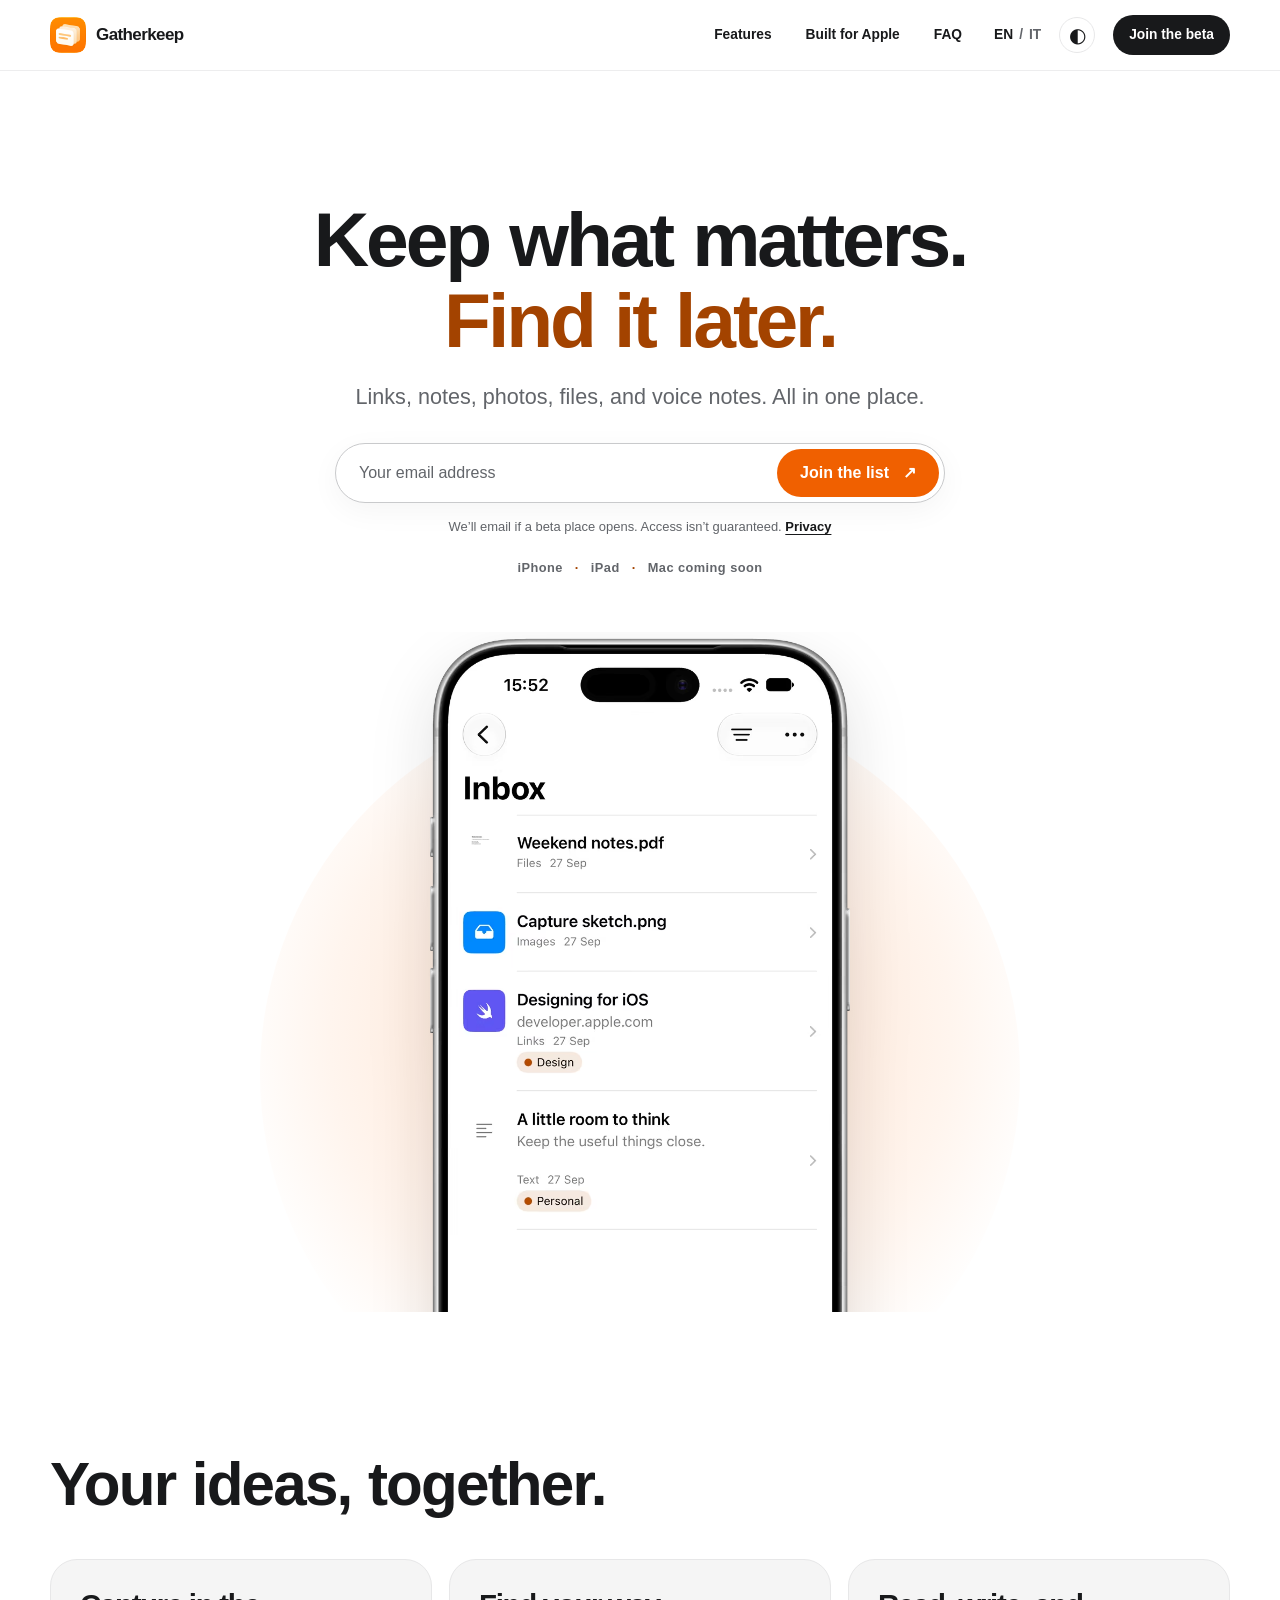
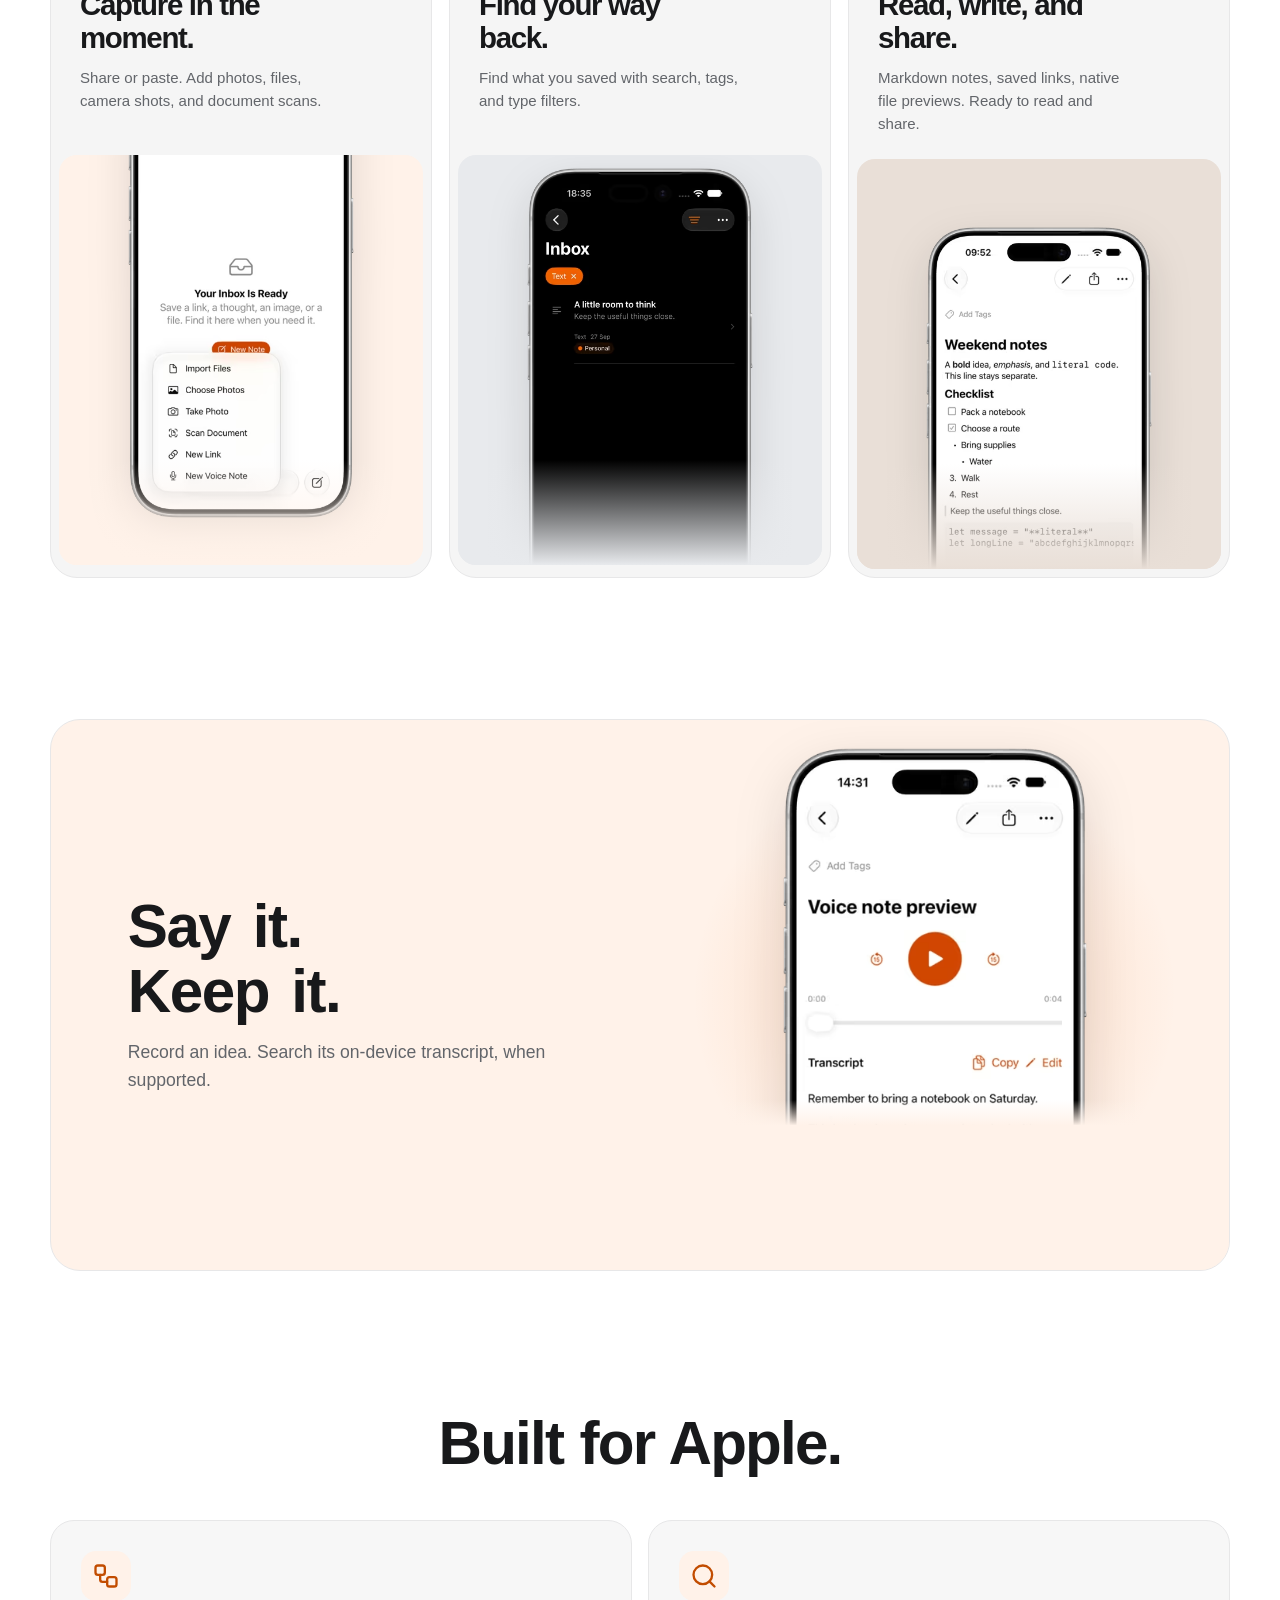
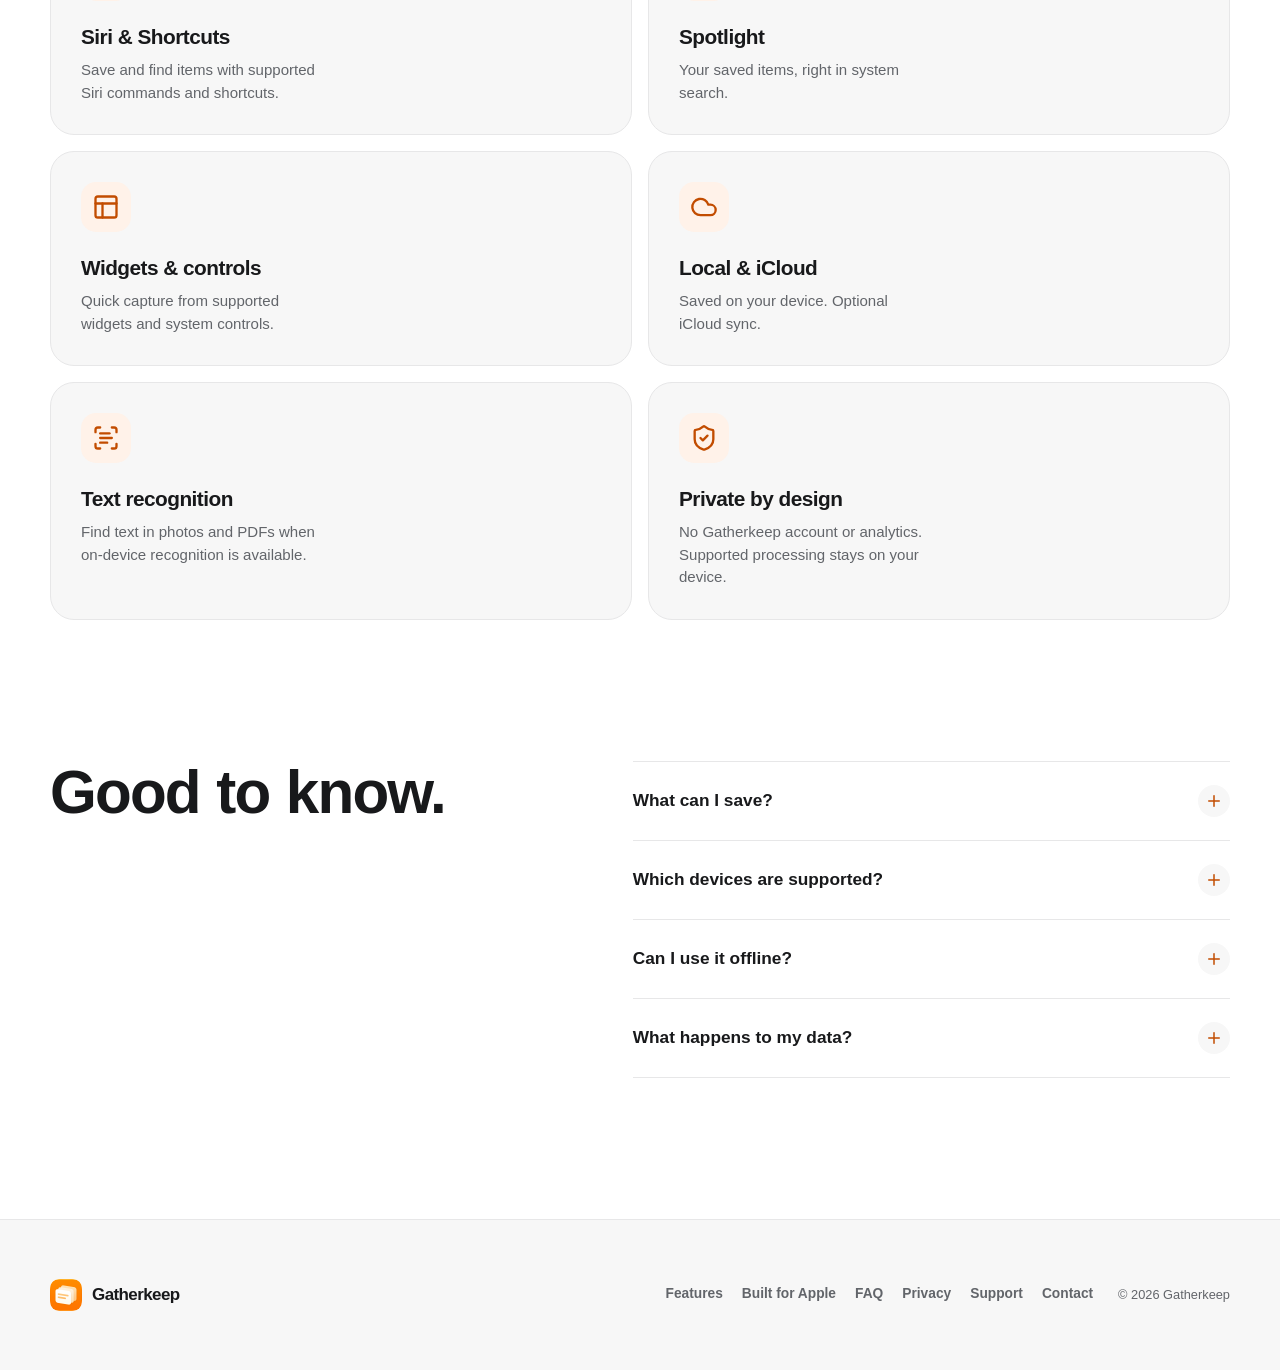
<file: index.html>
<!doctype html>
<html lang="en">
<head>
  <meta charset="utf-8"><meta name="viewport" content="width=device-width, initial-scale=1">
  <meta name="theme-color" content="#ffffff" media="(prefers-color-scheme: light)"><meta name="theme-color" content="#111214" media="(prefers-color-scheme: dark)">
  <meta name="description" content="Gatherkeep is a quiet place for links, notes, photos, documents, and voice notes. Join the beta interest list.">
  <title>Gatherkeep — Keep what matters. Find it later.</title>
  <link rel="icon" type="image/png" href="assets/gatherkeep-icon.png">
  <link rel="apple-touch-icon" href="assets/apple-touch-icon.png">
  <link rel="canonical" href="https://gerardomaruotti.github.io/gatherkeep-site/">
  <link rel="alternate" hreflang="en" href="https://gerardomaruotti.github.io/gatherkeep-site/">
  <link rel="alternate" hreflang="it" href="https://gerardomaruotti.github.io/gatherkeep-site/it/">
  <link rel="alternate" hreflang="x-default" href="https://gerardomaruotti.github.io/gatherkeep-site/">
  <meta property="og:type" content="website">
  <meta property="og:site_name" content="Gatherkeep">
  <meta property="og:title" content="Gatherkeep — Keep what matters. Find it later.">
  <meta property="og:description" content="Gatherkeep is a quiet place for links, notes, photos, documents, and voice notes. Join the beta interest list.">
  <meta property="og:url" content="https://gerardomaruotti.github.io/gatherkeep-site/">
  <meta property="og:locale" content="en_US">
  <meta property="og:locale:alternate" content="it_IT">
  <meta property="og:image" content="https://gerardomaruotti.github.io/gatherkeep-site/assets/og-en.png">
  <meta property="og:image:type" content="image/png">
  <meta property="og:image:width" content="1200">
  <meta property="og:image:height" content="630">
  <meta property="og:image:alt" content="Gatherkeep — Keep what matters. Find it later. Two iPhone screens showing the app’s library.">
  <meta name="twitter:card" content="summary_large_image">
  <meta name="twitter:title" content="Gatherkeep — Keep what matters. Find it later.">
  <meta name="twitter:description" content="Gatherkeep is a quiet place for links, notes, photos, documents, and voice notes. Join the beta interest list.">
  <meta name="twitter:image" content="https://gerardomaruotti.github.io/gatherkeep-site/assets/og-en.png">
  <meta name="twitter:image:alt" content="Gatherkeep — Keep what matters. Find it later. Two iPhone screens showing the app’s library.">
  <link rel="stylesheet" href="assets/style.css?v=6"><script src="assets/site.js?v=4" defer></script>
</head>
<body>
  <header class="site-header"><div class="header-inner">
    <a class="brand" href="#top" aria-label="Gatherkeep, back to top"><img src="assets/gatherkeep-icon.png" width="36" height="36" alt=""><span>Gatherkeep</span></a>
    <nav class="desktop-links" aria-label="Main navigation"><a href="#features">Features</a><a href="#apple">Built for Apple</a><a href="#faq">FAQ</a></nav>
    <div class="header-actions"><nav class="language-nav" aria-label="Language"><a href="./" lang="en" aria-current="page">EN</a><span aria-hidden="true">/</span><a href="it/" lang="it">IT</a></nav><button class="theme-toggle" type="button" data-theme-toggle aria-label="Switch appearance" title="Switch appearance"><span aria-hidden="true">◐</span></button><a class="header-cta" href="#beta">Join the beta</a><details class="mobile-menu"><summary aria-label="Open navigation menu"><span></span><span></span><span></span></summary><nav aria-label="Mobile navigation"><a href="#features">Features</a><a href="#apple">Built for Apple</a><a href="#faq">FAQ</a><a href="#beta">Join the beta</a><a href="support/">Support</a></nav></details></div>
  </div></header>
  <main id="top">
    <section class="hero content-width" aria-labelledby="hero-title"><div class="hero-copy">
      <h1 id="hero-title">Keep what matters.<br><span>Find it later.</span></h1>
      <p class="hero-intro">Links, notes, photos, files, and voice notes. All in one place.</p>
      <div class="beta-block" id="beta"><form class="signup-form" action="https://formspree.io/f/mvkgrbbk" method="post" aria-label="Join the beta interest list" data-signup-form data-locale="en">
        <input type="hidden" name="language" value="en"><label class="visually-hidden" for="email">Email address</label><input id="email" name="email" type="email" autocomplete="email" placeholder="Your email address" maxlength="254" required><div class="honeypot" aria-hidden="true" inert><label for="company">Company</label><input id="company" name="_gotcha" type="text" tabindex="-1" autocomplete="off"></div><button type="submit">Join the list <span aria-hidden="true">↗</span></button>
      </form><p class="form-message" data-form-message role="status" aria-live="polite" tabindex="-1"></p><p class="beta-note" data-beta-note>We’ll email if a beta place opens. Access isn’t guaranteed. <a href="privacy/">Privacy</a></p><div class="signup-success" data-signup-success role="status" aria-live="polite" tabindex="-1" hidden><strong>Thanks. You’re on the list.</strong><p>We’ll get in touch if a beta place becomes available.</p></div></div>
      <p class="platforms">iPhone <span>·</span> iPad <span>·</span> Mac coming soon</p>
    </div><div class="hero-stage"><div class="hero-halo" aria-hidden="true"></div><picture><source type="image/avif" srcset="assets/library-400.avif 400w, assets/library-800.avif 800w" sizes="(max-width:540px) min(350px,85vw), (max-width:900px) min(400px,68vw), min(430px,54vw)"><source type="image/webp" srcset="assets/library-400.webp 400w, assets/library-800.webp 800w" sizes="(max-width:540px) min(350px,85vw), (max-width:900px) min(400px,68vw), min(430px,54vw)"><img src="assets/library-800.png" srcset="assets/library-400.png 400w, assets/library-800.png 800w" sizes="(max-width:540px) min(350px,85vw), (max-width:900px) min(400px,68vw), min(430px,54vw)" width="1350" height="2760" alt="A populated Gatherkeep library with a document, photo, saved link, and tagged note" fetchpriority="high"></picture></div></section>
    <section class="section content-width" id="features" aria-labelledby="features-title"><div class="section-heading"><h2 id="features-title">Your ideas, together.</h2></div><div class="feature-grid">
      <article class="feature-card"><div class="feature-copy"><h3>Capture in the moment.</h3><p>Share or paste. Add photos, files, camera shots, and document scans.</p></div><div class="feature-visual capture-visual"><picture><source type="image/avif" srcset="assets/capture-400.avif 400w, assets/capture-800.avif 800w" sizes="(max-width:540px) 215px, 230px"><source type="image/webp" srcset="assets/capture-400.webp 400w, assets/capture-800.webp 800w" sizes="(max-width:540px) 215px, 230px"><img src="assets/capture-800.png" srcset="assets/capture-400.png 400w, assets/capture-800.png 800w" sizes="(max-width:540px) 215px, 230px" width="1350" height="2760" alt="Gatherkeep’s capture menu with file, photo, camera, scanner, link, and voice-note options" loading="lazy"></picture></div></article>
      <article class="feature-card"><div class="feature-copy"><h3>Find your way back.</h3><p>Find what you saved with search, tags, and type filters.</p></div><div class="feature-visual find-visual"><picture><source type="image/avif" srcset="assets/filter-400.avif 400w, assets/filter-800.avif 800w" sizes="(max-width:540px) 215px, 230px"><source type="image/webp" srcset="assets/filter-400.webp 400w, assets/filter-800.webp 800w" sizes="(max-width:540px) 215px, 230px"><img src="assets/filter-800.png" srcset="assets/filter-400.png 400w, assets/filter-800.png 800w" sizes="(max-width:540px) 215px, 230px" width="1350" height="2760" alt="Gatherkeep library filtered to text notes" loading="lazy"></picture></div></article>
      <article class="feature-card"><div class="feature-copy"><h3>Read, write, and share.</h3><p>Markdown notes, saved links, native file previews. Ready to read and share.</p></div><div class="feature-visual markdown-visual"><picture><source type="image/avif" srcset="assets/markdown-400.avif 400w, assets/markdown-800.avif 800w" sizes="(max-width:540px) 215px, 230px"><source type="image/webp" srcset="assets/markdown-400.webp 400w, assets/markdown-800.webp 800w" sizes="(max-width:540px) 215px, 230px"><img src="assets/markdown-800.png" srcset="assets/markdown-400.png 400w, assets/markdown-800.png 800w" sizes="(max-width:540px) 215px, 230px" width="1350" height="2760" alt="A rendered Markdown note in Gatherkeep with a heading, checklist, and list" loading="lazy"></picture></div></article>
    </div></section>
    <section class="section content-width voice-section" aria-labelledby="voice-title"><div class="voice-panel"><div class="voice-copy"><h2 id="voice-title">Say it. Keep it.</h2><p>Record an idea. Search its on-device transcript, when supported.</p></div><div class="voice-visual"><picture><source type="image/avif" srcset="assets/voice-400.avif 400w, assets/voice-800.avif 800w" sizes="(max-width:540px) 235px, 310px"><source type="image/webp" srcset="assets/voice-400.webp 400w, assets/voice-800.webp 800w" sizes="(max-width:540px) 235px, 310px"><img src="assets/voice-800.png" srcset="assets/voice-400.png 400w, assets/voice-800.png 800w" sizes="(max-width:540px) 235px, 310px" width="1350" height="2760" alt="A saved voice note with playback controls and a transcript in Gatherkeep" loading="lazy"></picture></div></div></section>
    <section class="section content-width apple-section" id="apple" aria-labelledby="apple-title"><div class="section-heading"><h2 id="apple-title">Built for Apple.</h2></div><div class="integration-grid">
      <article class="integration-card"><span class="integration-icon"><img src="assets/icons/workflow.svg" width="28" height="28" alt=""></span><h3>Siri &amp; Shortcuts</h3><p>Save and find items with supported Siri commands and shortcuts.</p></article>
      <article class="integration-card"><span class="integration-icon"><img src="assets/icons/search.svg" width="28" height="28" alt=""></span><h3>Spotlight</h3><p>Your saved items, right in system search.</p></article>
      <article class="integration-card"><span class="integration-icon"><img src="assets/icons/panels-top-left.svg" width="28" height="28" alt=""></span><h3>Widgets &amp; controls</h3><p>Quick capture from supported widgets and system controls.</p></article>
      <article class="integration-card"><span class="integration-icon"><img src="assets/icons/cloud.svg" width="28" height="28" alt=""></span><h3>Local &amp; iCloud</h3><p>Saved on your device. Optional iCloud sync.</p></article>
      <article class="integration-card"><span class="integration-icon"><img src="assets/icons/scan-text.svg" width="28" height="28" alt=""></span><h3>Text recognition</h3><p>Find text in photos and PDFs when on-device recognition is available.</p></article>
      <article class="integration-card"><span class="integration-icon"><img src="assets/icons/shield-check.svg" width="28" height="28" alt=""></span><h3>Private by design</h3><p>No Gatherkeep account or analytics. Supported processing stays on your device.</p></article>
    </div></section>
    <section class="section content-width faq-section" id="faq" aria-labelledby="faq-title"><div class="faq-heading"><h2 id="faq-title">Good to know.</h2></div><div class="faq-list">
      <details><summary>What can I save?<span class="faq-icon" aria-hidden="true"><img class="faq-plus" src="assets/icons/plus.svg" width="18" height="18" alt=""><img class="faq-minus" src="assets/icons/minus.svg" width="18" height="18" alt=""></span></summary><p>Links, notes, photos, PDFs and other files, and voice notes.</p></details>
      <details><summary>Which devices are supported?<span class="faq-icon" aria-hidden="true"><img class="faq-plus" src="assets/icons/plus.svg" width="18" height="18" alt=""><img class="faq-minus" src="assets/icons/minus.svg" width="18" height="18" alt=""></span></summary><p>iPhone and iPad. Mac is coming soon, with no release date yet.</p></details>
      <details><summary>Can I use it offline?<span class="faq-icon" aria-hidden="true"><img class="faq-plus" src="assets/icons/plus.svg" width="18" height="18" alt=""><img class="faq-minus" src="assets/icons/minus.svg" width="18" height="18" alt=""></span></summary><p>Saved items work offline; webpages need a connection. Transcription depends on your device, language, and downloaded assets.</p></details>
      <details><summary>What happens to my data?<span class="faq-icon" aria-hidden="true"><img class="faq-plus" src="assets/icons/plus.svg" width="18" height="18" alt=""><img class="faq-minus" src="assets/icons/minus.svg" width="18" height="18" alt=""></span></summary><p>Items stay on your device, with optional iCloud sync. No Gatherkeep account or analytics. Supported processing happens on device.</p></details>
    </div></section>
  </main>
  <footer class="site-footer"><div class="content-width footer-inner"><div class="footer-brand"><img src="assets/gatherkeep-icon.png" width="32" height="32" alt=""><span>Gatherkeep</span></div><nav aria-label="Footer navigation"><a href="#features">Features</a><a href="#apple">Built for Apple</a><a href="#faq">FAQ</a><a href="privacy/">Privacy</a><a href="support/">Support</a><a href="mailto:maruotti@icloud.com">Contact</a></nav><p>© <span data-year>2026</span> Gatherkeep</p></div></footer>
</body>
</html>
</file>
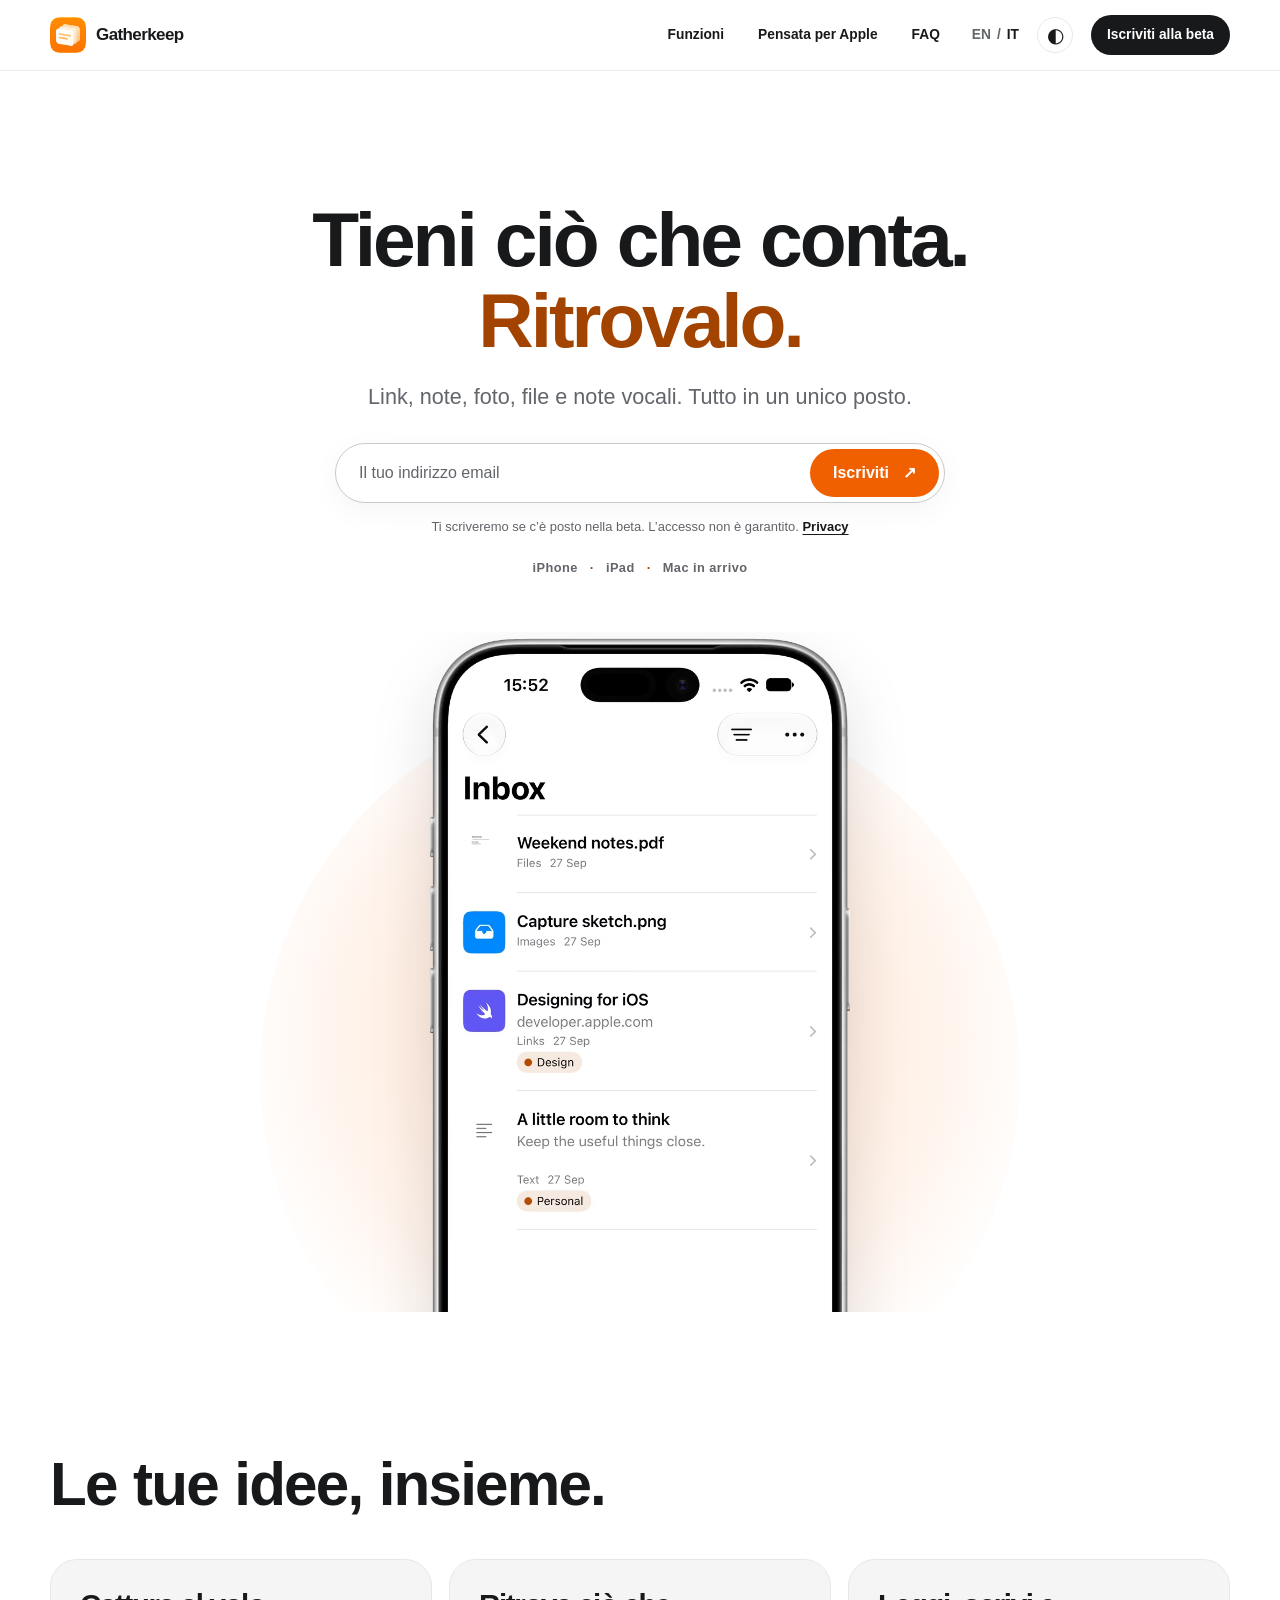
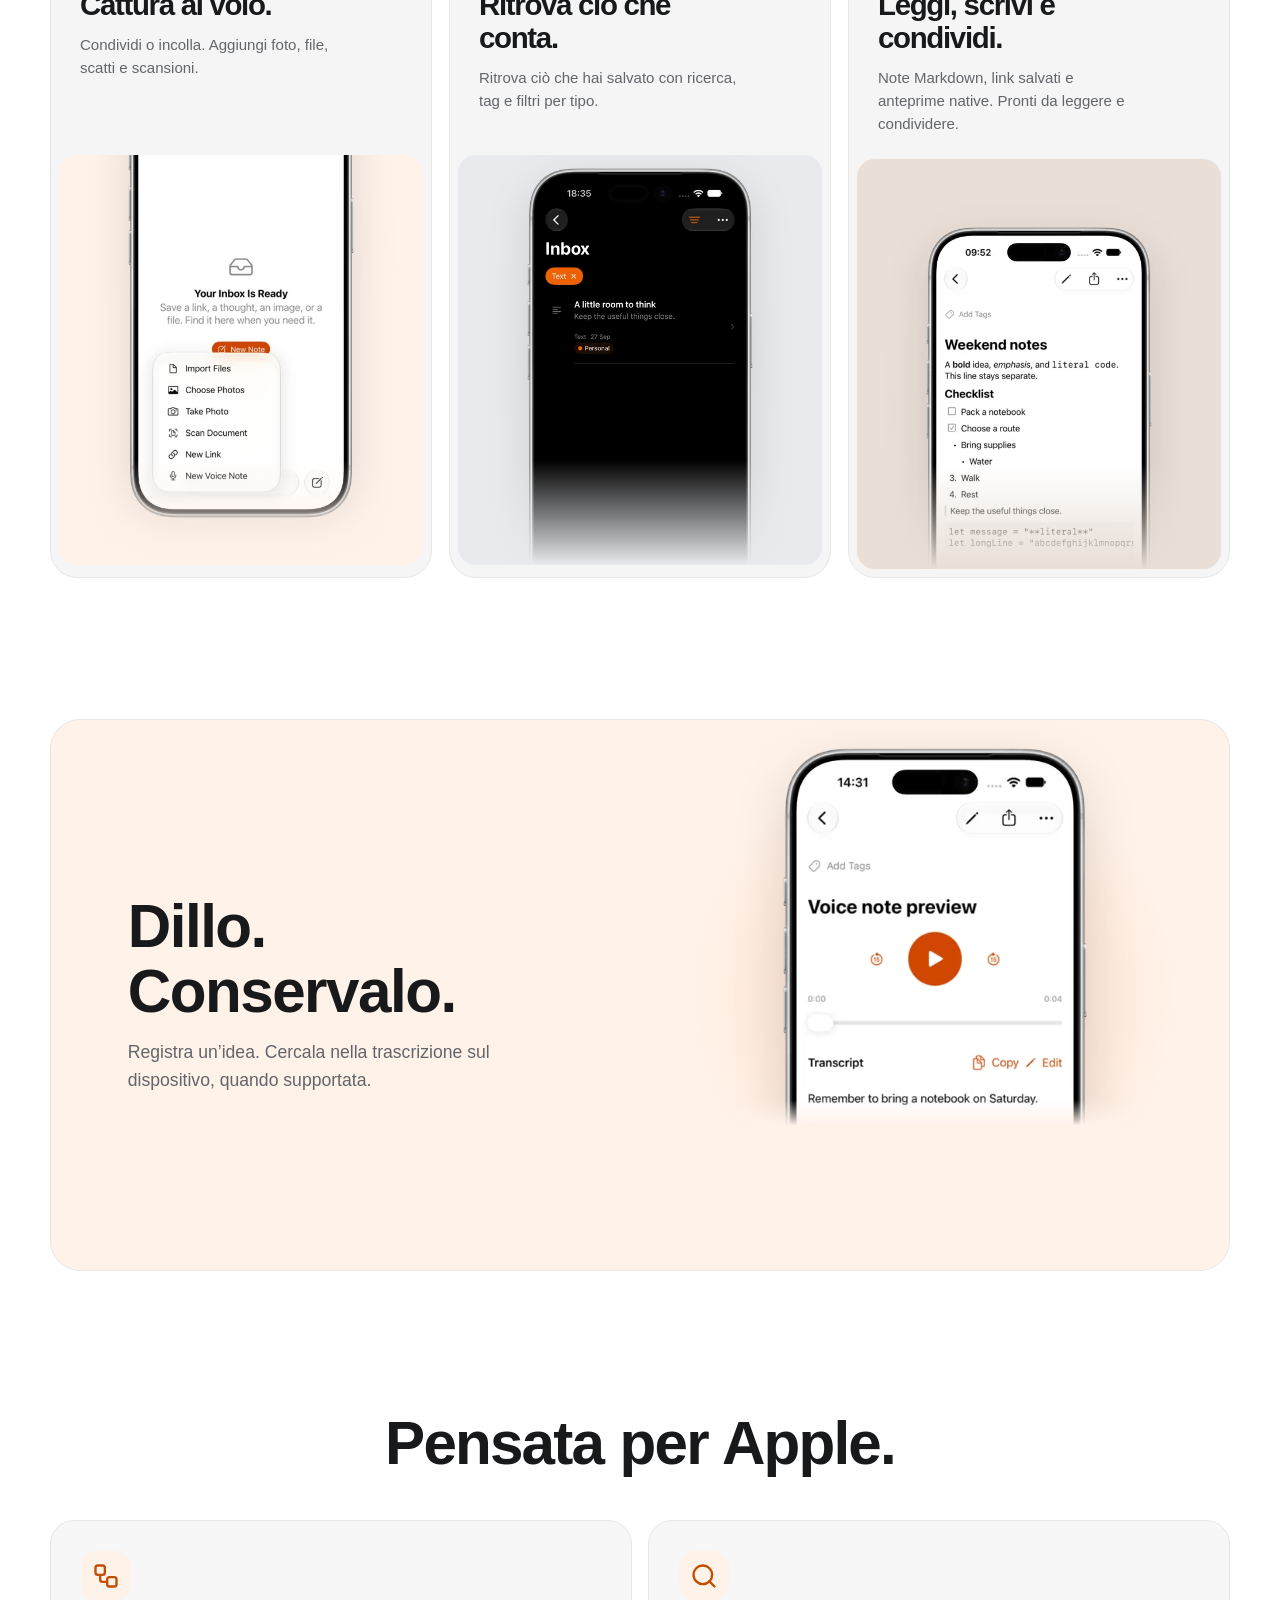
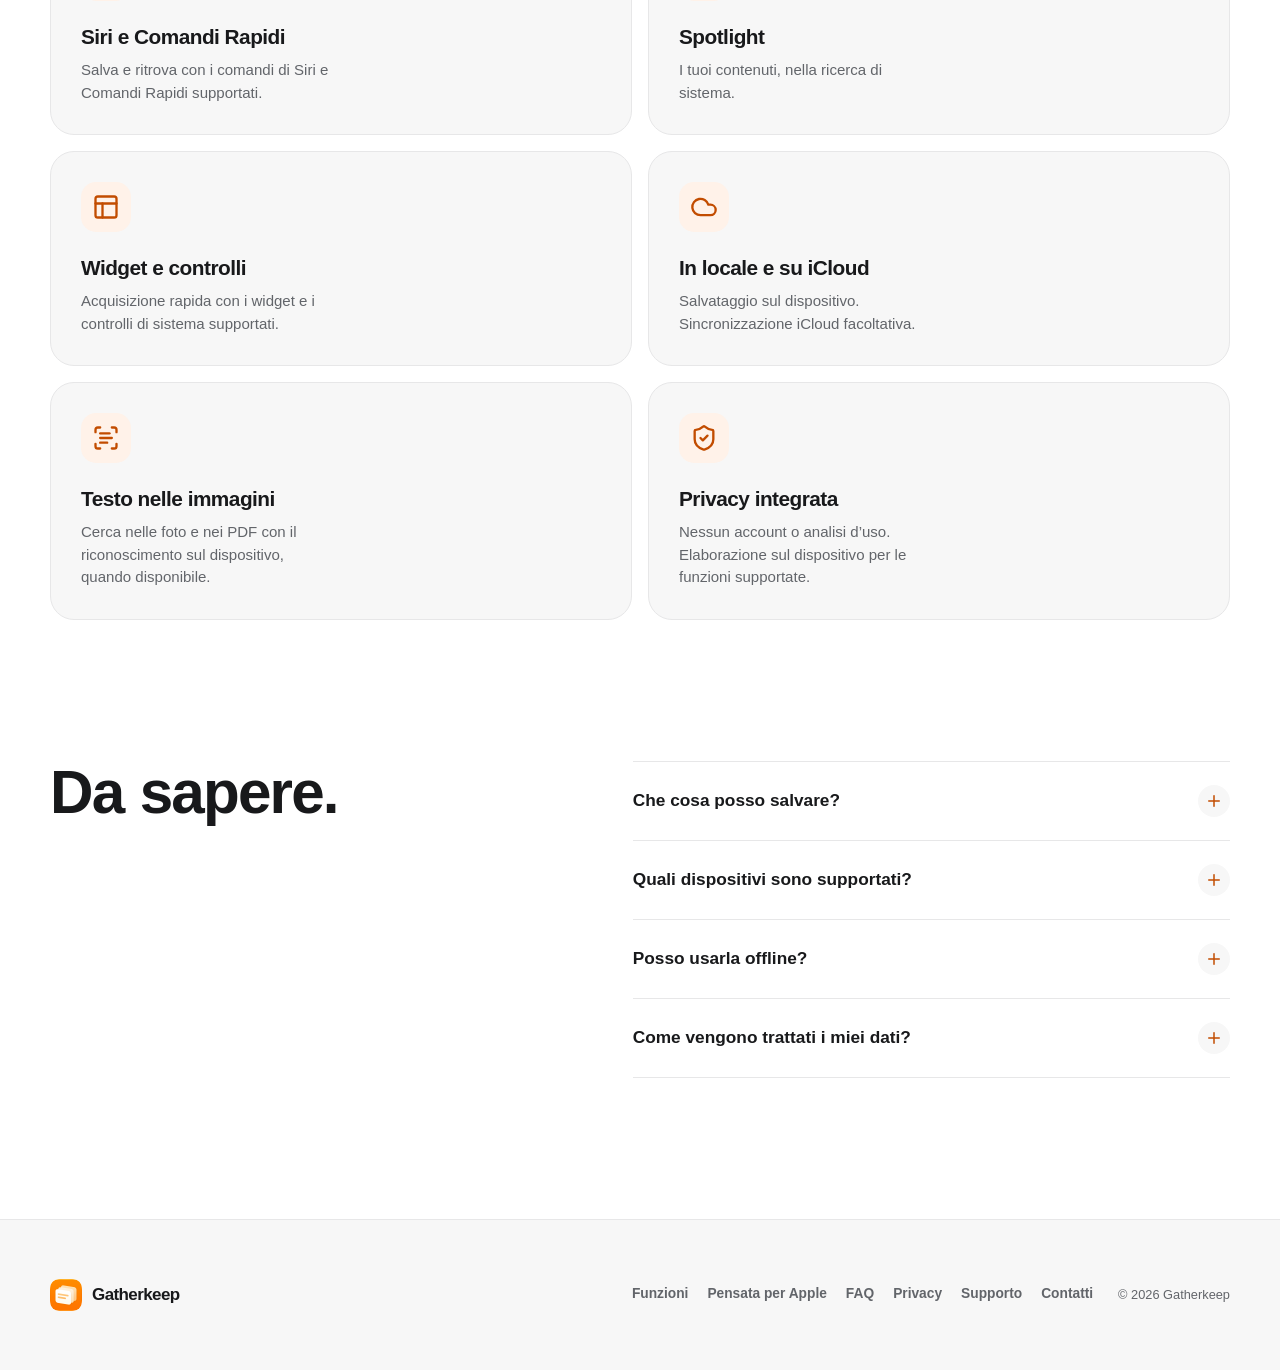
<file: it/index.html>
<!doctype html>
<html lang="it">
<head>
  <meta charset="utf-8"><meta name="viewport" content="width=device-width, initial-scale=1">
  <meta name="theme-color" content="#ffffff" media="(prefers-color-scheme: light)"><meta name="theme-color" content="#111214" media="(prefers-color-scheme: dark)">
  <meta name="description" content="Gatherkeep riunisce link, note, foto, documenti e note vocali. Iscriviti alla lista di interesse per la beta.">
  <title>Gatherkeep — Tieni ciò che conta. Ritrovalo.</title>
  <link rel="icon" type="image/png" href="../assets/gatherkeep-icon.png">
  <link rel="apple-touch-icon" href="../assets/apple-touch-icon.png">
  <link rel="canonical" href="https://gerardomaruotti.github.io/gatherkeep-site/it/">
  <link rel="alternate" hreflang="en" href="https://gerardomaruotti.github.io/gatherkeep-site/">
  <link rel="alternate" hreflang="it" href="https://gerardomaruotti.github.io/gatherkeep-site/it/">
  <link rel="alternate" hreflang="x-default" href="https://gerardomaruotti.github.io/gatherkeep-site/">
  <meta property="og:type" content="website">
  <meta property="og:site_name" content="Gatherkeep">
  <meta property="og:title" content="Gatherkeep — Tieni ciò che conta. Ritrovalo.">
  <meta property="og:description" content="Gatherkeep riunisce link, note, foto, documenti e note vocali. Iscriviti alla lista di interesse per la beta.">
  <meta property="og:url" content="https://gerardomaruotti.github.io/gatherkeep-site/it/">
  <meta property="og:locale" content="it_IT">
  <meta property="og:locale:alternate" content="en_US">
  <meta property="og:image" content="https://gerardomaruotti.github.io/gatherkeep-site/assets/og-it.png">
  <meta property="og:image:type" content="image/png">
  <meta property="og:image:width" content="1200">
  <meta property="og:image:height" content="630">
  <meta property="og:image:alt" content="Gatherkeep — Tieni ciò che conta. Ritrovalo. Due schermate di iPhone con la libreria dell’app.">
  <meta name="twitter:card" content="summary_large_image">
  <meta name="twitter:title" content="Gatherkeep — Tieni ciò che conta. Ritrovalo.">
  <meta name="twitter:description" content="Gatherkeep riunisce link, note, foto, documenti e note vocali. Iscriviti alla lista di interesse per la beta.">
  <meta name="twitter:image" content="https://gerardomaruotti.github.io/gatherkeep-site/assets/og-it.png">
  <meta name="twitter:image:alt" content="Gatherkeep — Tieni ciò che conta. Ritrovalo. Due schermate di iPhone con la libreria dell’app.">
  <link rel="stylesheet" href="../assets/style.css?v=6"><script src="../assets/site.js?v=4" defer></script>
</head>
<body>
  <header class="site-header"><div class="header-inner">
    <a class="brand" href="#top" aria-label="Gatherkeep, torna all’inizio"><img src="../assets/gatherkeep-icon.png" width="36" height="36" alt=""><span>Gatherkeep</span></a>
    <nav class="desktop-links" aria-label="Navigazione principale"><a href="#features">Funzioni</a><a href="#apple">Pensata per Apple</a><a href="#faq">FAQ</a></nav>
    <div class="header-actions"><nav class="language-nav" aria-label="Lingua"><a href="../" lang="en">EN</a><span aria-hidden="true">/</span><a href="./" lang="it" aria-current="page">IT</a></nav><button class="theme-toggle" type="button" data-theme-toggle aria-label="Cambia aspetto" title="Cambia aspetto"><span aria-hidden="true">◐</span></button><a class="header-cta" href="#beta">Iscriviti alla beta</a><details class="mobile-menu"><summary aria-label="Apri il menu di navigazione"><span></span><span></span><span></span></summary><nav aria-label="Navigazione mobile"><a href="#features">Funzioni</a><a href="#apple">Pensata per Apple</a><a href="#faq">FAQ</a><a href="#beta">Iscriviti alla beta</a><a href="support/">Supporto</a></nav></details></div>
  </div></header>
  <main id="top">
    <section class="hero content-width" aria-labelledby="hero-title"><div class="hero-copy">
      <h1 id="hero-title">Tieni ciò che conta.<br><span>Ritrovalo.</span></h1>
      <p class="hero-intro">Link, note, foto, file e note vocali. Tutto in un unico posto.</p>
      <div class="beta-block" id="beta"><form class="signup-form" action="https://formspree.io/f/mvkgrbbk" method="post" aria-label="Iscriviti alla lista di interesse per la beta" data-signup-form data-locale="it">
        <input type="hidden" name="language" value="it"><label class="visually-hidden" for="email">Indirizzo email</label><input id="email" name="email" type="email" autocomplete="email" placeholder="Il tuo indirizzo email" maxlength="254" required><div class="honeypot" aria-hidden="true" inert><label for="company">Azienda</label><input id="company" name="_gotcha" type="text" tabindex="-1" autocomplete="off"></div><button type="submit">Iscriviti <span aria-hidden="true">↗</span></button>
      </form><p class="form-message" data-form-message role="status" aria-live="polite" tabindex="-1"></p><p class="beta-note" data-beta-note>Ti scriveremo se c’è posto nella beta. L’accesso non è garantito. <a href="privacy/">Privacy</a></p><div class="signup-success" data-signup-success role="status" aria-live="polite" tabindex="-1" hidden><strong>Grazie. Sei nella lista.</strong><p>Ti contatteremo se si libererà un posto nella beta.</p></div></div>
      <p class="platforms">iPhone <span>·</span> iPad <span>·</span> Mac in arrivo</p>
    </div><div class="hero-stage"><div class="hero-halo" aria-hidden="true"></div><picture><source type="image/avif" srcset="../assets/library-400.avif 400w, ../assets/library-800.avif 800w" sizes="(max-width:540px) min(350px,85vw), (max-width:900px) min(400px,68vw), min(430px,54vw)"><source type="image/webp" srcset="../assets/library-400.webp 400w, ../assets/library-800.webp 800w" sizes="(max-width:540px) min(350px,85vw), (max-width:900px) min(400px,68vw), min(430px,54vw)"><img src="../assets/library-800.png" srcset="../assets/library-400.png 400w, ../assets/library-800.png 800w" sizes="(max-width:540px) min(350px,85vw), (max-width:900px) min(400px,68vw), min(430px,54vw)" width="1350" height="2760" alt="La libreria Gatherkeep con un documento, una foto, un link salvato e una nota con tag" fetchpriority="high"></picture></div></section>
    <section class="section content-width" id="features" aria-labelledby="features-title"><div class="section-heading"><h2 id="features-title">Le tue idee, insieme.</h2></div><div class="feature-grid">
      <article class="feature-card"><div class="feature-copy"><h3>Cattura al volo.</h3><p>Condividi o incolla. Aggiungi foto, file, scatti e scansioni.</p></div><div class="feature-visual capture-visual"><picture><source type="image/avif" srcset="../assets/capture-400.avif 400w, ../assets/capture-800.avif 800w" sizes="(max-width:540px) 215px, 230px"><source type="image/webp" srcset="../assets/capture-400.webp 400w, ../assets/capture-800.webp 800w" sizes="(max-width:540px) 215px, 230px"><img src="../assets/capture-800.png" srcset="../assets/capture-400.png 400w, ../assets/capture-800.png 800w" sizes="(max-width:540px) 215px, 230px" width="1350" height="2760" alt="Il menu di acquisizione di Gatherkeep con file, foto, fotocamera, scanner, link e note vocali" loading="lazy"></picture></div></article>
      <article class="feature-card"><div class="feature-copy"><h3>Ritrova ciò che conta.</h3><p>Ritrova ciò che hai salvato con ricerca, tag e filtri per tipo.</p></div><div class="feature-visual find-visual"><picture><source type="image/avif" srcset="../assets/filter-400.avif 400w, ../assets/filter-800.avif 800w" sizes="(max-width:540px) 215px, 230px"><source type="image/webp" srcset="../assets/filter-400.webp 400w, ../assets/filter-800.webp 800w" sizes="(max-width:540px) 215px, 230px"><img src="../assets/filter-800.png" srcset="../assets/filter-400.png 400w, ../assets/filter-800.png 800w" sizes="(max-width:540px) 215px, 230px" width="1350" height="2760" alt="La libreria Gatherkeep filtrata alle note di testo" loading="lazy"></picture></div></article>
      <article class="feature-card"><div class="feature-copy"><h3>Leggi, scrivi e condividi.</h3><p>Note Markdown, link salvati e anteprime native. Pronti da leggere e condividere.</p></div><div class="feature-visual markdown-visual"><picture><source type="image/avif" srcset="../assets/markdown-400.avif 400w, ../assets/markdown-800.avif 800w" sizes="(max-width:540px) 215px, 230px"><source type="image/webp" srcset="../assets/markdown-400.webp 400w, ../assets/markdown-800.webp 800w" sizes="(max-width:540px) 215px, 230px"><img src="../assets/markdown-800.png" srcset="../assets/markdown-400.png 400w, ../assets/markdown-800.png 800w" sizes="(max-width:540px) 215px, 230px" width="1350" height="2760" alt="Una nota Markdown in Gatherkeep con titolo, elenco di controllo e lista" loading="lazy"></picture></div></article>
    </div></section>
    <section class="section content-width voice-section" aria-labelledby="voice-title"><div class="voice-panel"><div class="voice-copy"><h2 id="voice-title">Dillo. Conservalo.</h2><p>Registra un’idea. Cercala nella trascrizione sul dispositivo, quando supportata.</p></div><div class="voice-visual"><picture><source type="image/avif" srcset="../assets/voice-400.avif 400w, ../assets/voice-800.avif 800w" sizes="(max-width:540px) 235px, 310px"><source type="image/webp" srcset="../assets/voice-400.webp 400w, ../assets/voice-800.webp 800w" sizes="(max-width:540px) 235px, 310px"><img src="../assets/voice-800.png" srcset="../assets/voice-400.png 400w, ../assets/voice-800.png 800w" sizes="(max-width:540px) 235px, 310px" width="1350" height="2760" alt="Una nota vocale salvata con controlli di riproduzione e trascrizione in Gatherkeep" loading="lazy"></picture></div></div></section>
    <section class="section content-width apple-section" id="apple" aria-labelledby="apple-title"><div class="section-heading"><h2 id="apple-title">Pensata per Apple.</h2></div><div class="integration-grid">
      <article class="integration-card"><span class="integration-icon"><img src="../assets/icons/workflow.svg" width="28" height="28" alt=""></span><h3>Siri e Comandi Rapidi</h3><p>Salva e ritrova con i comandi di Siri e Comandi Rapidi supportati.</p></article>
      <article class="integration-card"><span class="integration-icon"><img src="../assets/icons/search.svg" width="28" height="28" alt=""></span><h3>Spotlight</h3><p>I tuoi contenuti, nella ricerca di sistema.</p></article>
      <article class="integration-card"><span class="integration-icon"><img src="../assets/icons/panels-top-left.svg" width="28" height="28" alt=""></span><h3>Widget e controlli</h3><p>Acquisizione rapida con i widget e i controlli di sistema supportati.</p></article>
      <article class="integration-card"><span class="integration-icon"><img src="../assets/icons/cloud.svg" width="28" height="28" alt=""></span><h3>In locale e su iCloud</h3><p>Salvataggio sul dispositivo. Sincronizzazione iCloud facoltativa.</p></article>
      <article class="integration-card"><span class="integration-icon"><img src="../assets/icons/scan-text.svg" width="28" height="28" alt=""></span><h3>Testo nelle immagini</h3><p>Cerca nelle foto e nei PDF con il riconoscimento sul dispositivo, quando disponibile.</p></article>
      <article class="integration-card"><span class="integration-icon"><img src="../assets/icons/shield-check.svg" width="28" height="28" alt=""></span><h3>Privacy integrata</h3><p>Nessun account o analisi d’uso. Elaborazione sul dispositivo per le funzioni supportate.</p></article>
    </div></section>
    <section class="section content-width faq-section" id="faq" aria-labelledby="faq-title"><div class="faq-heading"><h2 id="faq-title">Da sapere.</h2></div><div class="faq-list">
      <details><summary>Che cosa posso salvare?<span class="faq-icon" aria-hidden="true"><img class="faq-plus" src="../assets/icons/plus.svg" width="18" height="18" alt=""><img class="faq-minus" src="../assets/icons/minus.svg" width="18" height="18" alt=""></span></summary><p>Link, note, foto, PDF, altri file e note vocali.</p></details>
      <details><summary>Quali dispositivi sono supportati?<span class="faq-icon" aria-hidden="true"><img class="faq-plus" src="../assets/icons/plus.svg" width="18" height="18" alt=""><img class="faq-minus" src="../assets/icons/minus.svg" width="18" height="18" alt=""></span></summary><p>iPhone e iPad. Mac è in arrivo, senza una data di uscita annunciata.</p></details>
      <details><summary>Posso usarla offline?<span class="faq-icon" aria-hidden="true"><img class="faq-plus" src="../assets/icons/plus.svg" width="18" height="18" alt=""><img class="faq-minus" src="../assets/icons/minus.svg" width="18" height="18" alt=""></span></summary><p>I contenuti salvati funzionano offline; le pagine web richiedono una connessione. La trascrizione dipende da dispositivo, lingua e risorse scaricate.</p></details>
      <details><summary>Come vengono trattati i miei dati?<span class="faq-icon" aria-hidden="true"><img class="faq-plus" src="../assets/icons/plus.svg" width="18" height="18" alt=""><img class="faq-minus" src="../assets/icons/minus.svg" width="18" height="18" alt=""></span></summary><p>I contenuti restano sul dispositivo, con iCloud facoltativo. Nessun account Gatherkeep o analisi d’uso. Le funzioni supportate elaborano i dati sul dispositivo.</p></details>
    </div></section>
  </main>
  <footer class="site-footer"><div class="content-width footer-inner"><div class="footer-brand"><img src="../assets/gatherkeep-icon.png" width="32" height="32" alt=""><span>Gatherkeep</span></div><nav aria-label="Navigazione a piè di pagina"><a href="#features">Funzioni</a><a href="#apple">Pensata per Apple</a><a href="#faq">FAQ</a><a href="privacy/">Privacy</a><a href="support/">Supporto</a><a href="mailto:maruotti@icloud.com">Contatti</a></nav><p>© <span data-year>2026</span> Gatherkeep</p></div></footer>
</body>
</html>
</file>
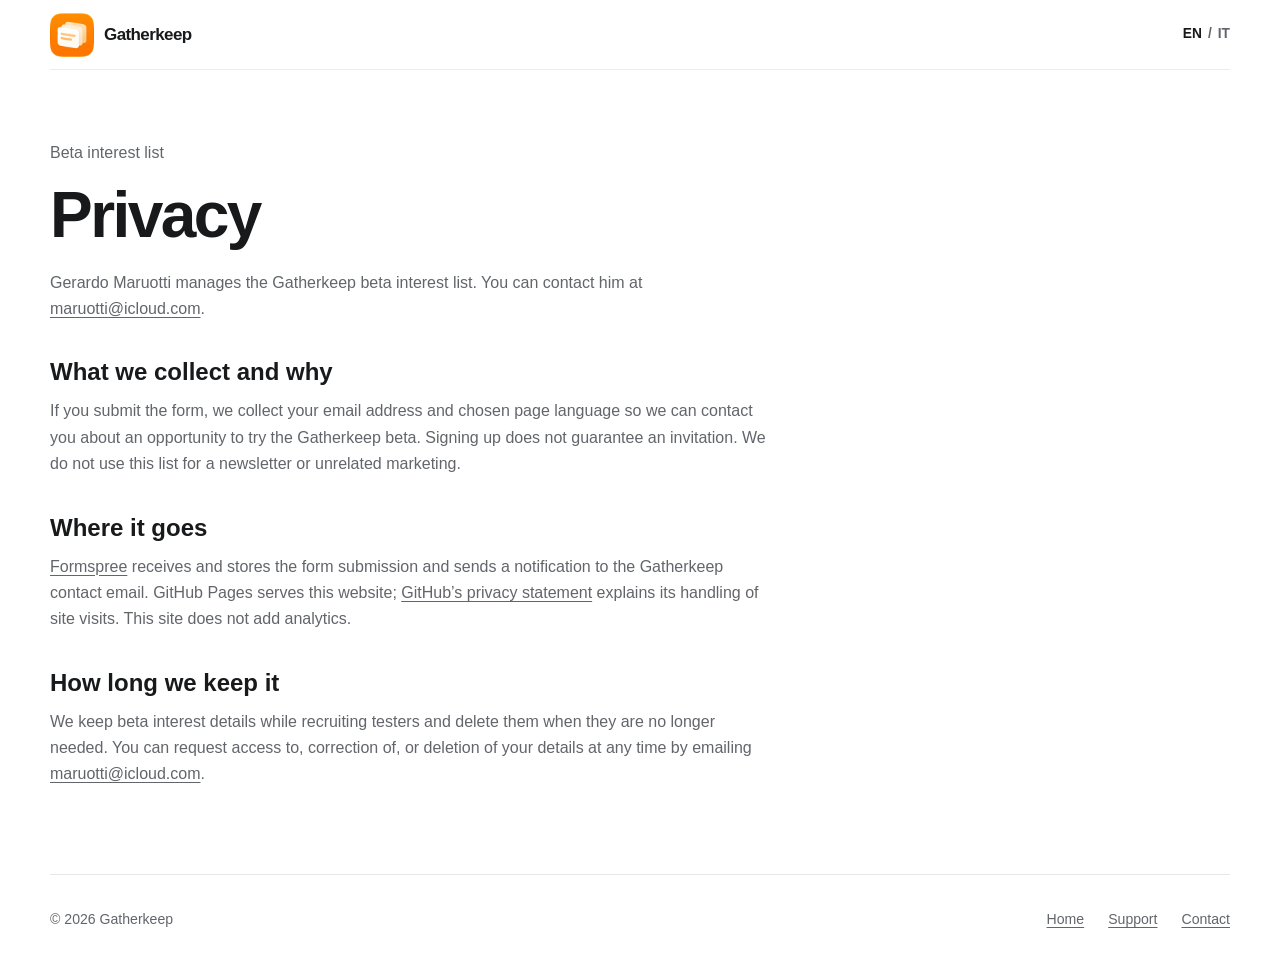
<file: privacy/index.html>
<!doctype html>
<html lang="en">
<head>
  <meta charset="utf-8">
  <meta name="viewport" content="width=device-width, initial-scale=1">
  <meta name="theme-color" content="#ffffff" media="(prefers-color-scheme: light)">
  <meta name="theme-color" content="#111113" media="(prefers-color-scheme: dark)">
  <meta name="description" content="How Gatherkeep handles information submitted to its beta interest list.">
  <title>Privacy — Gatherkeep beta interest list</title>
  <link rel="icon" type="image/png" href="../assets/gatherkeep-icon.png">
  <link rel="apple-touch-icon" href="../assets/apple-touch-icon.png">
  <link rel="canonical" href="https://gerardomaruotti.github.io/gatherkeep-site/privacy/">
  <link rel="alternate" hreflang="en" href="https://gerardomaruotti.github.io/gatherkeep-site/privacy/">
  <link rel="alternate" hreflang="it" href="https://gerardomaruotti.github.io/gatherkeep-site/it/privacy/">
  <link rel="alternate" hreflang="x-default" href="https://gerardomaruotti.github.io/gatherkeep-site/privacy/">
  <meta property="og:type" content="website">
  <meta property="og:site_name" content="Gatherkeep">
  <meta property="og:title" content="Privacy — Gatherkeep beta interest list">
  <meta property="og:description" content="How Gatherkeep handles information submitted to its beta interest list.">
  <meta property="og:url" content="https://gerardomaruotti.github.io/gatherkeep-site/privacy/">
  <meta property="og:locale" content="en_US">
  <meta property="og:locale:alternate" content="it_IT">
  <meta property="og:image" content="https://gerardomaruotti.github.io/gatherkeep-site/assets/og-en.png">
  <meta property="og:image:type" content="image/png">
  <meta property="og:image:width" content="1200">
  <meta property="og:image:height" content="630">
  <meta property="og:image:alt" content="Gatherkeep — Keep what matters. Find it later. Two iPhone screens showing the app’s library.">
  <meta name="twitter:card" content="summary_large_image">
  <meta name="twitter:title" content="Privacy — Gatherkeep beta interest list">
  <meta name="twitter:description" content="How Gatherkeep handles information submitted to its beta interest list.">
  <meta name="twitter:image" content="https://gerardomaruotti.github.io/gatherkeep-site/assets/og-en.png">
  <meta name="twitter:image:alt" content="Gatherkeep — Keep what matters. Find it later. Two iPhone screens showing the app’s library.">
  <link rel="stylesheet" href="../assets/style.css?v=6">
  <script src="../assets/site.js?v=4" defer></script>
</head>
<body>
  <div class="page-shell">
    <header class="site-header">
      <a class="brand" href="../" aria-label="Gatherkeep home"><picture><source media="(prefers-color-scheme: dark)" srcset="../assets/gatherkeep-icon-dark.png"><img src="../assets/gatherkeep-icon.png" width="44" height="44" alt=""></picture><span>Gatherkeep</span></a>
      <nav class="language-nav" aria-label="Language"><a href="./" lang="en" aria-current="page">EN</a><span aria-hidden="true">/</span><a href="../it/privacy/" lang="it">IT</a></nav>
    </header>
    <main class="privacy-page">
      <p class="eyebrow">Beta interest list</p>
      <h1>Privacy</h1>
      <p>Gerardo Maruotti manages the Gatherkeep beta interest list. You can contact him at <a href="mailto:maruotti@icloud.com">maruotti@icloud.com</a>.</p>
      <h2>What we collect and why</h2>
      <p>If you submit the form, we collect your email address and chosen page language so we can contact you about an opportunity to try the Gatherkeep beta. Signing up does not guarantee an invitation. We do not use this list for a newsletter or unrelated marketing.</p>
      <h2>Where it goes</h2>
      <p><a href="https://formspree.io/legal/privacy-policy/">Formspree</a> receives and stores the form submission and sends a notification to the Gatherkeep contact email. GitHub Pages serves this website; <a href="https://docs.github.com/en/site-policy/privacy-policies/github-general-privacy-statement">GitHub’s privacy statement</a> explains its handling of site visits. This site does not add analytics.</p>
      <h2>How long we keep it</h2>
      <p>We keep beta interest details while recruiting testers and delete them when they are no longer needed. You can request access to, correction of, or deletion of your details at any time by emailing <a href="mailto:maruotti@icloud.com">maruotti@icloud.com</a>.</p>
    </main>
    <footer class="site-footer"><span>© <span data-year>2026</span> Gatherkeep</span><a href="../">Home</a><a href="../support/">Support</a><a href="mailto:maruotti@icloud.com">Contact</a></footer>
  </div>
</body>
</html>
</file>
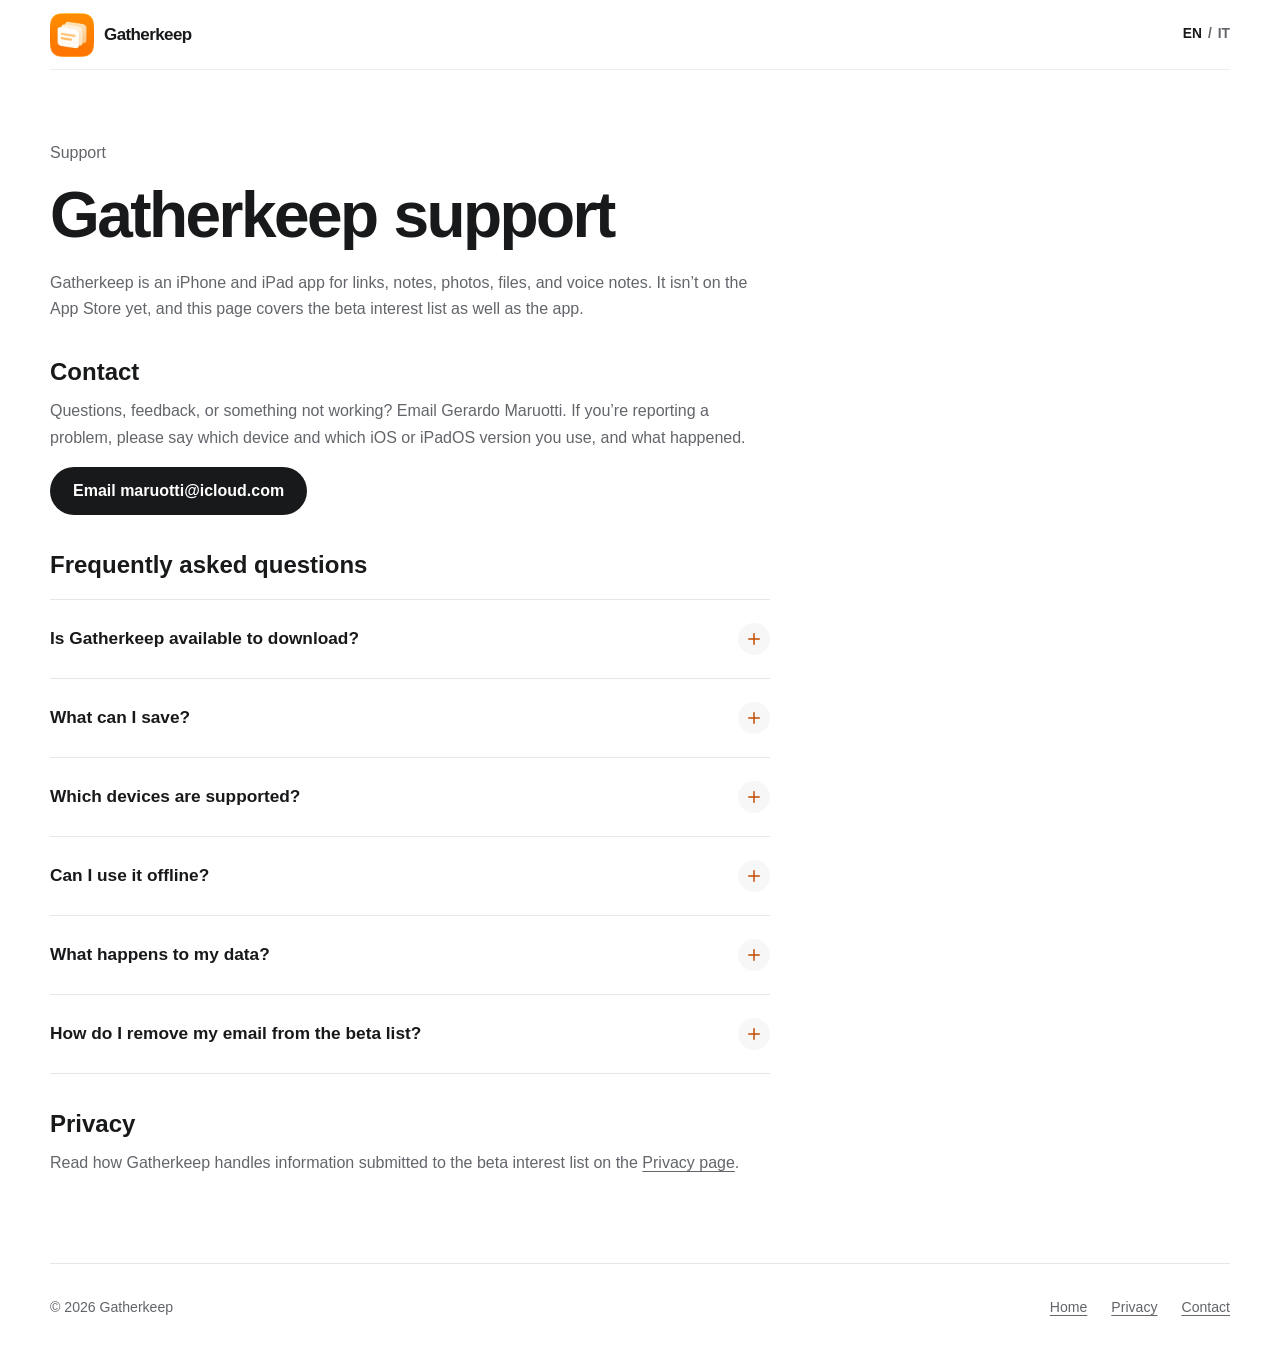
<file: support/index.html>
<!doctype html>
<html lang="en">
<head>
  <meta charset="utf-8">
  <meta name="viewport" content="width=device-width, initial-scale=1">
  <meta name="theme-color" content="#ffffff" media="(prefers-color-scheme: light)">
  <meta name="theme-color" content="#111113" media="(prefers-color-scheme: dark)">
  <meta name="description" content="Get help with Gatherkeep: contact the developer by email and read answers to common questions about the iPhone and iPad app.">
  <title>Support — Gatherkeep</title>
  <link rel="icon" type="image/png" href="../assets/gatherkeep-icon.png">
  <link rel="apple-touch-icon" href="../assets/apple-touch-icon.png">
  <link rel="canonical" href="https://gerardomaruotti.github.io/gatherkeep-site/support/">
  <link rel="alternate" hreflang="en" href="https://gerardomaruotti.github.io/gatherkeep-site/support/">
  <link rel="alternate" hreflang="it" href="https://gerardomaruotti.github.io/gatherkeep-site/it/support/">
  <link rel="alternate" hreflang="x-default" href="https://gerardomaruotti.github.io/gatherkeep-site/support/">
  <meta property="og:type" content="website">
  <meta property="og:site_name" content="Gatherkeep">
  <meta property="og:title" content="Support — Gatherkeep">
  <meta property="og:description" content="Get help with Gatherkeep: contact the developer by email and read answers to common questions about the iPhone and iPad app.">
  <meta property="og:url" content="https://gerardomaruotti.github.io/gatherkeep-site/support/">
  <meta property="og:locale" content="en_US">
  <meta property="og:locale:alternate" content="it_IT">
  <meta property="og:image" content="https://gerardomaruotti.github.io/gatherkeep-site/assets/og-en.png">
  <meta property="og:image:type" content="image/png">
  <meta property="og:image:width" content="1200">
  <meta property="og:image:height" content="630">
  <meta property="og:image:alt" content="Gatherkeep — Keep what matters. Find it later. Two iPhone screens showing the app’s library.">
  <meta name="twitter:card" content="summary_large_image">
  <meta name="twitter:title" content="Support — Gatherkeep">
  <meta name="twitter:description" content="Get help with Gatherkeep: contact the developer by email and read answers to common questions about the iPhone and iPad app.">
  <meta name="twitter:image" content="https://gerardomaruotti.github.io/gatherkeep-site/assets/og-en.png">
  <meta name="twitter:image:alt" content="Gatherkeep — Keep what matters. Find it later. Two iPhone screens showing the app’s library.">
  <link rel="stylesheet" href="../assets/style.css?v=6">
  <script src="../assets/site.js?v=4" defer></script>
</head>
<body>
  <div class="page-shell">
    <header class="site-header">
      <a class="brand" href="../" aria-label="Gatherkeep home"><picture><source media="(prefers-color-scheme: dark)" srcset="../assets/gatherkeep-icon-dark.png"><img src="../assets/gatherkeep-icon.png" width="44" height="44" alt=""></picture><span>Gatherkeep</span></a>
      <nav class="language-nav" aria-label="Language"><a href="./" lang="en" aria-current="page">EN</a><span aria-hidden="true">/</span><a href="../it/support/" lang="it">IT</a></nav>
    </header>
    <main class="privacy-page support-page">
      <p class="eyebrow">Support</p>
      <h1>Gatherkeep support</h1>
      <p>Gatherkeep is an iPhone and iPad app for links, notes, photos, files, and voice notes. It isn’t on the App Store yet, and this page covers the beta interest list as well as the app.</p>
      <h2>Contact</h2>
      <p>Questions, feedback, or something not working? Email Gerardo Maruotti. If you’re reporting a problem, please say which device and which iOS or iPadOS version you use, and what happened.</p>
      <p><a class="button-link" href="mailto:maruotti@icloud.com">Email maruotti@icloud.com</a></p>
      <h2>Frequently asked questions</h2>
      <div class="faq-list">
        <details><summary>Is Gatherkeep available to download?<span class="faq-icon" aria-hidden="true"><img class="faq-plus" src="../assets/icons/plus.svg" width="18" height="18" alt=""><img class="faq-minus" src="../assets/icons/minus.svg" width="18" height="18" alt=""></span></summary><p>Not yet. Gatherkeep isn’t on the App Store. You can join the beta interest list from the <a href="../#beta">home page</a>; we’ll email you if a beta place opens, and access isn’t guaranteed.</p></details>
        <details><summary>What can I save?<span class="faq-icon" aria-hidden="true"><img class="faq-plus" src="../assets/icons/plus.svg" width="18" height="18" alt=""><img class="faq-minus" src="../assets/icons/minus.svg" width="18" height="18" alt=""></span></summary><p>Links, notes, photos, PDFs and other files, and voice notes. You can find them again with search, tags, and type filters.</p></details>
        <details><summary>Which devices are supported?<span class="faq-icon" aria-hidden="true"><img class="faq-plus" src="../assets/icons/plus.svg" width="18" height="18" alt=""><img class="faq-minus" src="../assets/icons/minus.svg" width="18" height="18" alt=""></span></summary><p>iPhone and iPad. Mac is coming soon, with no release date yet.</p></details>
        <details><summary>Can I use it offline?<span class="faq-icon" aria-hidden="true"><img class="faq-plus" src="../assets/icons/plus.svg" width="18" height="18" alt=""><img class="faq-minus" src="../assets/icons/minus.svg" width="18" height="18" alt=""></span></summary><p>Saved items work offline; webpages need a connection. Transcription depends on your device, language, and downloaded assets.</p></details>
        <details><summary>What happens to my data?<span class="faq-icon" aria-hidden="true"><img class="faq-plus" src="../assets/icons/plus.svg" width="18" height="18" alt=""><img class="faq-minus" src="../assets/icons/minus.svg" width="18" height="18" alt=""></span></summary><p>Items stay on your device, with optional iCloud sync. There is no Gatherkeep account and no analytics. Supported processing, such as text recognition and voice-note transcription, happens on your device.</p></details>
        <details><summary>How do I remove my email from the beta list?<span class="faq-icon" aria-hidden="true"><img class="faq-plus" src="../assets/icons/plus.svg" width="18" height="18" alt=""><img class="faq-minus" src="../assets/icons/minus.svg" width="18" height="18" alt=""></span></summary><p>Email <a href="mailto:maruotti@icloud.com">maruotti@icloud.com</a> from the address you signed up with and ask for it to be deleted. You can also ask to see or correct your details.</p></details>
      </div>
      <h2>Privacy</h2>
      <p>Read how Gatherkeep handles information submitted to the beta interest list on the <a href="../privacy/">Privacy page</a>.</p>
    </main>
    <footer class="site-footer"><span>© <span data-year>2026</span> Gatherkeep</span><a href="../">Home</a><a href="../privacy/">Privacy</a><a href="mailto:maruotti@icloud.com">Contact</a></footer>
  </div>
</body>
</html>
</file>
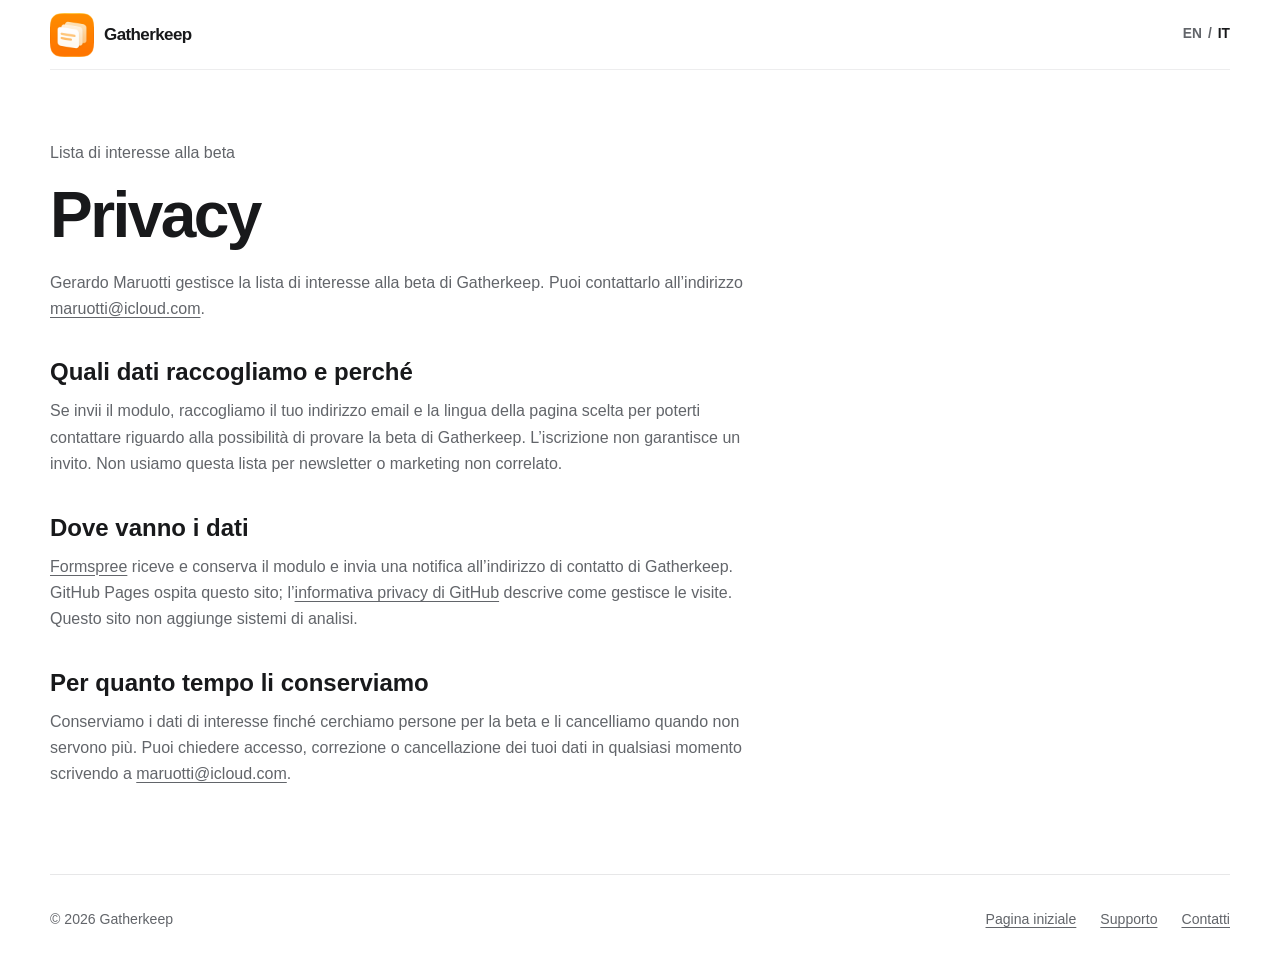
<file: it/privacy/index.html>
<!doctype html>
<html lang="it">
<head>
  <meta charset="utf-8">
  <meta name="viewport" content="width=device-width, initial-scale=1">
  <meta name="theme-color" content="#ffffff" media="(prefers-color-scheme: light)">
  <meta name="theme-color" content="#111113" media="(prefers-color-scheme: dark)">
  <meta name="description" content="Come Gatherkeep gestisce i dati inviati per la lista di interesse alla beta.">
  <title>Privacy — Lista di interesse alla beta Gatherkeep</title>
  <link rel="icon" type="image/png" href="../../assets/gatherkeep-icon.png">
  <link rel="apple-touch-icon" href="../../assets/apple-touch-icon.png">
  <link rel="canonical" href="https://gerardomaruotti.github.io/gatherkeep-site/it/privacy/">
  <link rel="alternate" hreflang="en" href="https://gerardomaruotti.github.io/gatherkeep-site/privacy/">
  <link rel="alternate" hreflang="it" href="https://gerardomaruotti.github.io/gatherkeep-site/it/privacy/">
  <link rel="alternate" hreflang="x-default" href="https://gerardomaruotti.github.io/gatherkeep-site/privacy/">
  <meta property="og:type" content="website">
  <meta property="og:site_name" content="Gatherkeep">
  <meta property="og:title" content="Privacy — Lista di interesse alla beta Gatherkeep">
  <meta property="og:description" content="Come Gatherkeep gestisce i dati inviati per la lista di interesse alla beta.">
  <meta property="og:url" content="https://gerardomaruotti.github.io/gatherkeep-site/it/privacy/">
  <meta property="og:locale" content="it_IT">
  <meta property="og:locale:alternate" content="en_US">
  <meta property="og:image" content="https://gerardomaruotti.github.io/gatherkeep-site/assets/og-it.png">
  <meta property="og:image:type" content="image/png">
  <meta property="og:image:width" content="1200">
  <meta property="og:image:height" content="630">
  <meta property="og:image:alt" content="Gatherkeep — Tieni ciò che conta. Ritrovalo. Due schermate di iPhone con la libreria dell’app.">
  <meta name="twitter:card" content="summary_large_image">
  <meta name="twitter:title" content="Privacy — Lista di interesse alla beta Gatherkeep">
  <meta name="twitter:description" content="Come Gatherkeep gestisce i dati inviati per la lista di interesse alla beta.">
  <meta name="twitter:image" content="https://gerardomaruotti.github.io/gatherkeep-site/assets/og-it.png">
  <meta name="twitter:image:alt" content="Gatherkeep — Tieni ciò che conta. Ritrovalo. Due schermate di iPhone con la libreria dell’app.">
  <link rel="stylesheet" href="../../assets/style.css?v=6">
  <script src="../../assets/site.js?v=4" defer></script>
</head>
<body>
  <div class="page-shell">
    <header class="site-header">
      <a class="brand" href="../" aria-label="Pagina iniziale Gatherkeep"><picture><source media="(prefers-color-scheme: dark)" srcset="../../assets/gatherkeep-icon-dark.png"><img src="../../assets/gatherkeep-icon.png" width="44" height="44" alt=""></picture><span>Gatherkeep</span></a>
      <nav class="language-nav" aria-label="Lingua"><a href="../../privacy/" lang="en">EN</a><span aria-hidden="true">/</span><a href="./" lang="it" aria-current="page">IT</a></nav>
    </header>
    <main class="privacy-page">
      <p class="eyebrow">Lista di interesse alla beta</p>
      <h1>Privacy</h1>
      <p>Gerardo Maruotti gestisce la lista di interesse alla beta di Gatherkeep. Puoi contattarlo all’indirizzo <a href="mailto:maruotti@icloud.com">maruotti@icloud.com</a>.</p>
      <h2>Quali dati raccogliamo e perché</h2>
      <p>Se invii il modulo, raccogliamo il tuo indirizzo email e la lingua della pagina scelta per poterti contattare riguardo alla possibilità di provare la beta di Gatherkeep. L’iscrizione non garantisce un invito. Non usiamo questa lista per newsletter o marketing non correlato.</p>
      <h2>Dove vanno i dati</h2>
      <p><a href="https://formspree.io/legal/privacy-policy/">Formspree</a> riceve e conserva il modulo e invia una notifica all’indirizzo di contatto di Gatherkeep. GitHub Pages ospita questo sito; l’<a href="https://docs.github.com/en/site-policy/privacy-policies/github-general-privacy-statement">informativa privacy di GitHub</a> descrive come gestisce le visite. Questo sito non aggiunge sistemi di analisi.</p>
      <h2>Per quanto tempo li conserviamo</h2>
      <p>Conserviamo i dati di interesse finché cerchiamo persone per la beta e li cancelliamo quando non servono più. Puoi chiedere accesso, correzione o cancellazione dei tuoi dati in qualsiasi momento scrivendo a <a href="mailto:maruotti@icloud.com">maruotti@icloud.com</a>.</p>
    </main>
    <footer class="site-footer"><span>© <span data-year>2026</span> Gatherkeep</span><a href="../">Pagina iniziale</a><a href="../support/">Supporto</a><a href="mailto:maruotti@icloud.com">Contatti</a></footer>
  </div>
</body>
</html>
</file>
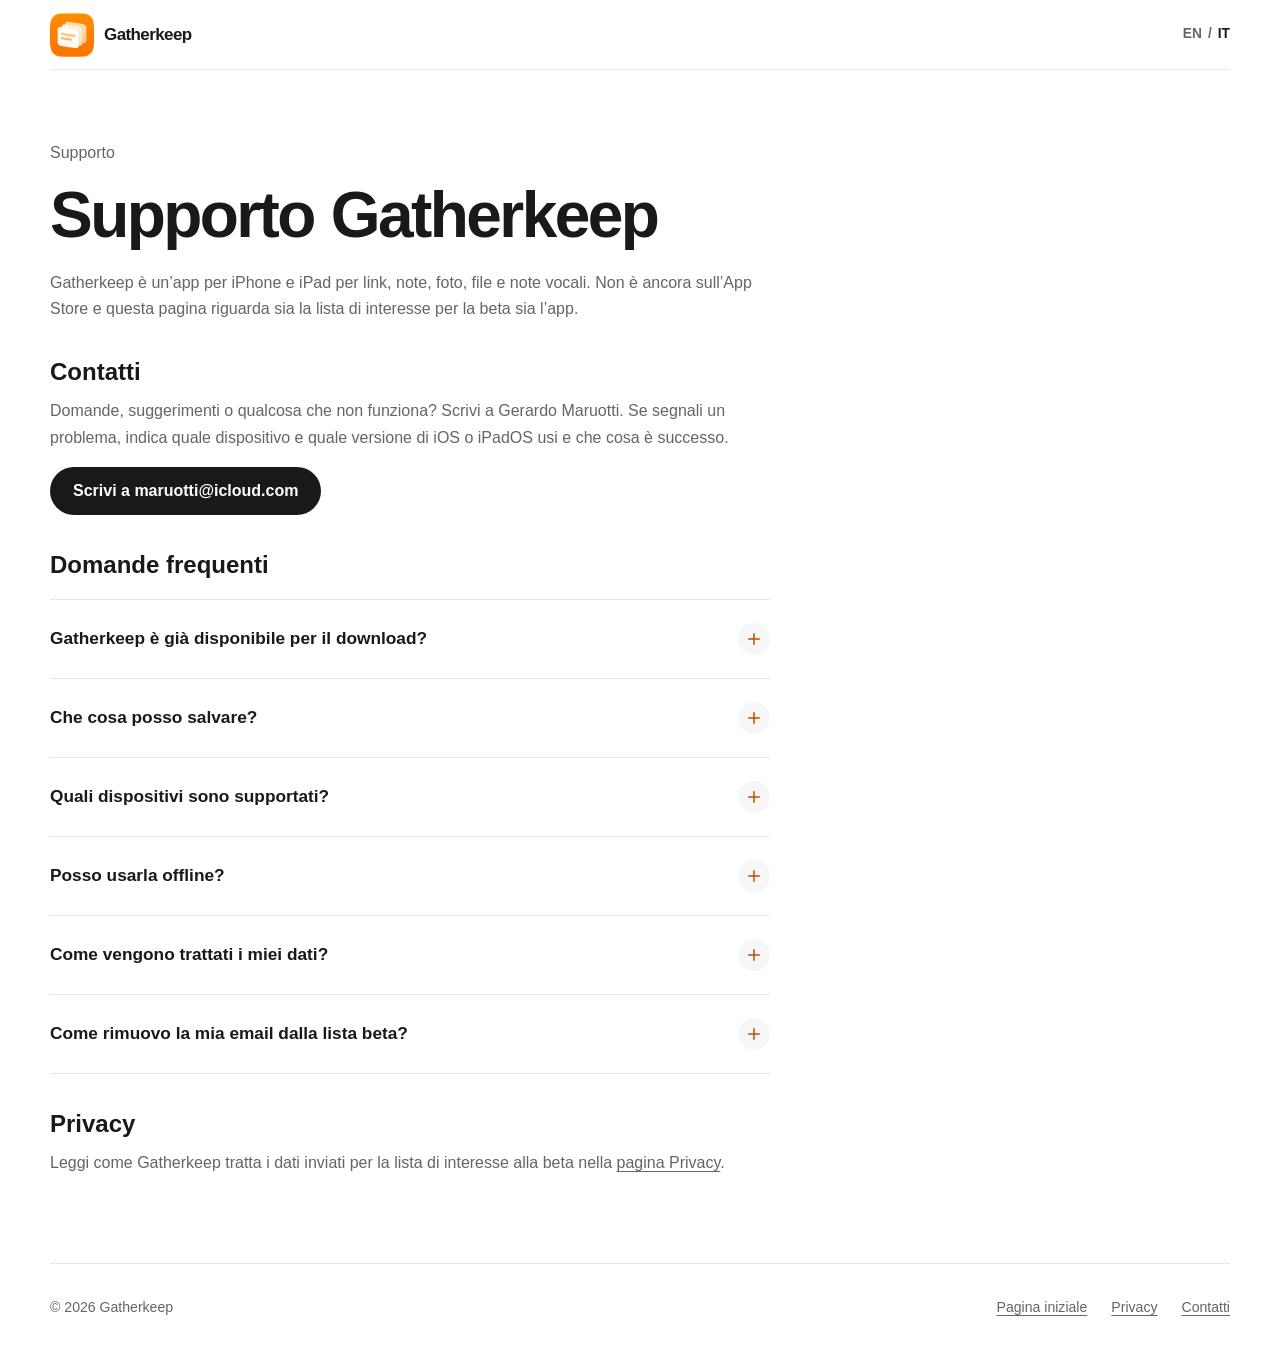
<file: it/support/index.html>
<!doctype html>
<html lang="it">
<head>
  <meta charset="utf-8">
  <meta name="viewport" content="width=device-width, initial-scale=1">
  <meta name="theme-color" content="#ffffff" media="(prefers-color-scheme: light)">
  <meta name="theme-color" content="#111113" media="(prefers-color-scheme: dark)">
  <meta name="description" content="Assistenza per Gatherkeep: contatta lo sviluppatore via email e leggi le risposte alle domande più frequenti sull’app per iPhone e iPad.">
  <title>Supporto — Gatherkeep</title>
  <link rel="icon" type="image/png" href="../../assets/gatherkeep-icon.png">
  <link rel="apple-touch-icon" href="../../assets/apple-touch-icon.png">
  <link rel="canonical" href="https://gerardomaruotti.github.io/gatherkeep-site/it/support/">
  <link rel="alternate" hreflang="en" href="https://gerardomaruotti.github.io/gatherkeep-site/support/">
  <link rel="alternate" hreflang="it" href="https://gerardomaruotti.github.io/gatherkeep-site/it/support/">
  <link rel="alternate" hreflang="x-default" href="https://gerardomaruotti.github.io/gatherkeep-site/support/">
  <meta property="og:type" content="website">
  <meta property="og:site_name" content="Gatherkeep">
  <meta property="og:title" content="Supporto — Gatherkeep">
  <meta property="og:description" content="Assistenza per Gatherkeep: contatta lo sviluppatore via email e leggi le risposte alle domande più frequenti sull’app per iPhone e iPad.">
  <meta property="og:url" content="https://gerardomaruotti.github.io/gatherkeep-site/it/support/">
  <meta property="og:locale" content="it_IT">
  <meta property="og:locale:alternate" content="en_US">
  <meta property="og:image" content="https://gerardomaruotti.github.io/gatherkeep-site/assets/og-it.png">
  <meta property="og:image:type" content="image/png">
  <meta property="og:image:width" content="1200">
  <meta property="og:image:height" content="630">
  <meta property="og:image:alt" content="Gatherkeep — Tieni ciò che conta. Ritrovalo. Due schermate di iPhone con la libreria dell’app.">
  <meta name="twitter:card" content="summary_large_image">
  <meta name="twitter:title" content="Supporto — Gatherkeep">
  <meta name="twitter:description" content="Assistenza per Gatherkeep: contatta lo sviluppatore via email e leggi le risposte alle domande più frequenti sull’app per iPhone e iPad.">
  <meta name="twitter:image" content="https://gerardomaruotti.github.io/gatherkeep-site/assets/og-it.png">
  <meta name="twitter:image:alt" content="Gatherkeep — Tieni ciò che conta. Ritrovalo. Due schermate di iPhone con la libreria dell’app.">
  <link rel="stylesheet" href="../../assets/style.css?v=6">
  <script src="../../assets/site.js?v=4" defer></script>
</head>
<body>
  <div class="page-shell">
    <header class="site-header">
      <a class="brand" href="../" aria-label="Pagina iniziale Gatherkeep"><picture><source media="(prefers-color-scheme: dark)" srcset="../../assets/gatherkeep-icon-dark.png"><img src="../../assets/gatherkeep-icon.png" width="44" height="44" alt=""></picture><span>Gatherkeep</span></a>
      <nav class="language-nav" aria-label="Lingua"><a href="../../support/" lang="en">EN</a><span aria-hidden="true">/</span><a href="./" lang="it" aria-current="page">IT</a></nav>
    </header>
    <main class="privacy-page support-page">
      <p class="eyebrow">Supporto</p>
      <h1>Supporto Gatherkeep</h1>
      <p>Gatherkeep è un’app per iPhone e iPad per link, note, foto, file e note vocali. Non è ancora sull’App Store e questa pagina riguarda sia la lista di interesse per la beta sia l’app.</p>
      <h2>Contatti</h2>
      <p>Domande, suggerimenti o qualcosa che non funziona? Scrivi a Gerardo Maruotti. Se segnali un problema, indica quale dispositivo e quale versione di iOS o iPadOS usi e che cosa è successo.</p>
      <p><a class="button-link" href="mailto:maruotti@icloud.com">Scrivi a maruotti@icloud.com</a></p>
      <h2>Domande frequenti</h2>
      <div class="faq-list">
        <details><summary>Gatherkeep è già disponibile per il download?<span class="faq-icon" aria-hidden="true"><img class="faq-plus" src="../../assets/icons/plus.svg" width="18" height="18" alt=""><img class="faq-minus" src="../../assets/icons/minus.svg" width="18" height="18" alt=""></span></summary><p>Non ancora. Gatherkeep non è sull’App Store. Puoi iscriverti alla lista di interesse per la beta dalla <a href="../#beta">pagina iniziale</a>; ti scriveremo se c’è posto nella beta e l’accesso non è garantito.</p></details>
        <details><summary>Che cosa posso salvare?<span class="faq-icon" aria-hidden="true"><img class="faq-plus" src="../../assets/icons/plus.svg" width="18" height="18" alt=""><img class="faq-minus" src="../../assets/icons/minus.svg" width="18" height="18" alt=""></span></summary><p>Link, note, foto, PDF, altri file e note vocali. Puoi ritrovarli con ricerca, tag e filtri per tipo.</p></details>
        <details><summary>Quali dispositivi sono supportati?<span class="faq-icon" aria-hidden="true"><img class="faq-plus" src="../../assets/icons/plus.svg" width="18" height="18" alt=""><img class="faq-minus" src="../../assets/icons/minus.svg" width="18" height="18" alt=""></span></summary><p>iPhone e iPad. Mac è in arrivo, senza una data di uscita annunciata.</p></details>
        <details><summary>Posso usarla offline?<span class="faq-icon" aria-hidden="true"><img class="faq-plus" src="../../assets/icons/plus.svg" width="18" height="18" alt=""><img class="faq-minus" src="../../assets/icons/minus.svg" width="18" height="18" alt=""></span></summary><p>I contenuti salvati funzionano offline; le pagine web richiedono una connessione. La trascrizione dipende da dispositivo, lingua e risorse scaricate.</p></details>
        <details><summary>Come vengono trattati i miei dati?<span class="faq-icon" aria-hidden="true"><img class="faq-plus" src="../../assets/icons/plus.svg" width="18" height="18" alt=""><img class="faq-minus" src="../../assets/icons/minus.svg" width="18" height="18" alt=""></span></summary><p>I contenuti restano sul dispositivo, con iCloud facoltativo. Nessun account Gatherkeep e nessuna analisi d’uso. Le funzioni supportate, come il riconoscimento del testo e la trascrizione delle note vocali, elaborano i dati sul dispositivo.</p></details>
        <details><summary>Come rimuovo la mia email dalla lista beta?<span class="faq-icon" aria-hidden="true"><img class="faq-plus" src="../../assets/icons/plus.svg" width="18" height="18" alt=""><img class="faq-minus" src="../../assets/icons/minus.svg" width="18" height="18" alt=""></span></summary><p>Scrivi a <a href="mailto:maruotti@icloud.com">maruotti@icloud.com</a> dall’indirizzo con cui ti sei iscritto e chiedi di cancellarlo. Puoi anche chiedere di vedere o correggere i tuoi dati.</p></details>
      </div>
      <h2>Privacy</h2>
      <p>Leggi come Gatherkeep tratta i dati inviati per la lista di interesse alla beta nella <a href="../privacy/">pagina Privacy</a>.</p>
    </main>
    <footer class="site-footer"><span>© <span data-year>2026</span> Gatherkeep</span><a href="../">Pagina iniziale</a><a href="../privacy/">Privacy</a><a href="mailto:maruotti@icloud.com">Contatti</a></footer>
  </div>
</body>
</html>
</file>
<file: assets/style.css>
:root{color-scheme:light;--accent:#f06000;--accent-ink:#a34300;--ink:#18191b;--muted:#62656a;--line:#e7e7e8;--surface:#fff;--soft:#f7f7f7;--card:#f5f5f5;--warm:#fff2e9;--hero-glow:#ffd3b5;font:16px/1.5 -apple-system,BlinkMacSystemFont,"Segoe UI",sans-serif}
:root[data-theme=dark]{color-scheme:dark;--accent-ink:#ffad75;--ink:#f7f7f8;--muted:#b7b8bc;--line:#38393d;--surface:#111214;--soft:#1b1c1f;--card:#202124;--warm:#392419;--hero-glow:#803b13}
*{box-sizing:border-box}
[hidden]{display:none!important}
html{scroll-behavior:smooth;scroll-padding-top:92px}
body{margin:0;background:var(--surface);color:var(--ink)}
button,input{font:inherit}
a{color:inherit;text-underline-offset:.2em}
a:hover{color:var(--accent-ink)}
button:focus-visible,input:focus-visible,a:focus-visible,summary:focus-visible{outline:3px solid var(--accent-ink);outline-offset:3px}
.content-width{width:min(calc(100% - 48px),1180px);margin-inline:auto}
.visually-hidden{position:absolute;width:1px;height:1px;overflow:hidden;clip:rect(0,0,0,0);white-space:nowrap}
.honeypot{position:absolute;left:-10000px;width:1px;height:1px;overflow:hidden;pointer-events:none}
.site-header{position:sticky;top:0;z-index:20;border-bottom:1px solid color-mix(in srgb,var(--line) 75%,transparent);background:color-mix(in srgb,var(--surface) 84%,transparent);backdrop-filter:blur(20px);-webkit-backdrop-filter:blur(20px)}
.header-inner{width:min(calc(100% - 48px),1180px);min-height:70px;margin:auto;display:flex;align-items:center;justify-content:space-between;gap:32px}
.brand,.footer-brand{display:inline-flex;align-items:center;gap:10px;font-size:1.0625rem;font-weight:750;letter-spacing:-.035em;text-decoration:none;white-space:nowrap}
.brand img,.footer-brand img{display:block;border-radius:9px}
.desktop-links,.header-actions,.language-nav{display:flex;align-items:center}
.desktop-links{gap:34px;margin-left:auto}
.desktop-links a,.header-cta,.language-nav,.site-footer nav{font-size:.86rem;font-weight:650}
.desktop-links a,.header-cta,.language-nav a{text-decoration:none}
.header-actions{gap:18px}
.language-nav{gap:6px;color:var(--muted)}
.language-nav a[aria-current=page]{color:var(--ink)}
.theme-toggle{border:1px solid var(--line);background:var(--surface);color:var(--ink);width:36px;height:36px;border-radius:50%;cursor:pointer;line-height:1}
.theme-toggle:hover{border-color:var(--accent)}
.theme-toggle span{font-size:1.25rem}
.header-cta{display:inline-flex;gap:10px;align-items:center;padding:10px 16px;border-radius:999px;background:var(--ink);color:var(--surface)}
.header-cta:hover{background:var(--accent);color:#fff}
.mobile-menu{display:none}
.hero{text-align:center;padding-top:clamp(72px,10vw,135px)}
.hero-copy{max-width:880px;margin:auto}
h1,h2,h3,p{margin-top:0}
h1{margin:0 auto 20px;font-size:clamp(3.2rem,6vw,5.55rem);line-height:1.05;letter-spacing:-.04em;word-spacing:.025em;font-weight:760;text-wrap:balance}
h1 span{color:var(--accent-ink)}
.hero-intro{max-width:620px;margin:0 auto;color:var(--muted);font-size:clamp(1.1rem,1.7vw,1.35rem);line-height:1.55;text-wrap:pretty}
.beta-block{max-width:610px;margin:29px auto 0}
.signup-form{display:grid;grid-template-columns:minmax(0,1fr) auto;align-items:center;padding:5px;border:1px solid #c9cacc;border-radius:999px;background:var(--surface);box-shadow:0 8px 30px #1111110b;position:relative}
.signup-form:focus-within{border-color:var(--accent-ink)}
.signup-form input[type=email]{min-width:0;width:100%;height:48px;padding:0 18px;border:0;outline:0;border-radius:999px;background:transparent;color:var(--ink)}
.signup-form input::placeholder{color:var(--muted);opacity:1}
.signup-form button{display:flex;align-items:center;gap:14px;min-height:48px;padding:0 23px;border:0;border-radius:999px;background:var(--accent);color:#fff;font-weight:730;cursor:pointer;white-space:nowrap}
.signup-form button:hover{background:#c94b00}
.signup-form button:disabled{opacity:.7;cursor:wait}
.form-message{margin:10px 12px 0;font-size:.9rem;line-height:1.45;text-align:left}
.form-message:empty{display:none}
.form-message[data-state=error]{padding:10px 12px;border-radius:12px;background:var(--soft);color:#b12d20}
.form-message:focus-visible{outline:2px solid var(--accent-ink);outline-offset:3px}
.signup-success:focus-visible{outline:2px solid var(--accent-ink);outline-offset:0}
.beta-note{max-width:560px;margin:14px auto 0;color:var(--muted);font-size:.81rem;line-height:1.5}
.beta-note a{color:var(--ink);font-weight:650}
.signup-success{min-height:90px;padding:18px 24px;border:1px solid var(--accent-ink);border-radius:24px;background:var(--warm);text-align:center}
.signup-success strong{display:block;font-size:1.12rem;line-height:1.3}
.signup-success p{margin:5px 0 0;color:var(--muted);font-size:.92rem;line-height:1.45}
.platforms{margin:22px 0 0;color:var(--muted);font-size:.8rem;font-weight:650;letter-spacing:.035em}
.platforms span{padding:0 8px;color:var(--accent-ink)}
.hero-stage{position:relative;display:flex;align-items:flex-start;justify-content:center;isolation:isolate;max-height:680px;margin:55px auto 0;overflow:hidden}
.hero-halo{position:absolute;z-index:-1;top:9%;left:50%;transform:translateX(-50%);width:min(760px,88vw);aspect-ratio:1;border-radius:50%;background:radial-gradient(circle at 50% 45%,var(--hero-glow),var(--warm) 55%,transparent 73%);opacity:.77}
.hero-stage img{display:block;width:min(430px,54vw);height:auto;filter:drop-shadow(0 24px 30px #1112)}
.section{padding-top:clamp(100px,11vw,158px)}
.section-heading{text-align:center;max-width:730px;margin:0 auto 42px}
.section-heading h2,.voice-copy h2,.faq-heading h2{margin:0 0 14px;font-size:clamp(2.65rem,4.7vw,4.45rem);line-height:1.07;letter-spacing:-.03em;word-spacing:.025em;font-weight:740;text-wrap:balance}
.feature-grid{display:grid;grid-template-columns:repeat(3,minmax(0,1fr));gap:17px}
.feature-card{min-width:0;border:1px solid var(--line);border-radius:27px;background:var(--card);overflow:hidden}
.feature-copy{min-height:195px;padding:29px 29px 24px}
.feature-copy h3{max-width:13ch;margin:0 0 12px;font-size:clamp(1.6rem,2.3vw,2.25rem);line-height:1.12;letter-spacing:-.045em}
.feature-copy p{max-width:31ch;margin:0;color:var(--muted);font-size:.94rem;line-height:1.5}
.feature-visual{--visual:var(--warm);height:410px;display:flex;justify-content:center;align-items:flex-start;overflow:hidden;position:relative;margin:0 8px 8px;border-radius:18px;background:var(--visual)}
.feature-visual:before{content:"";position:absolute;inset:auto 0 0;height:105px;z-index:2;background:linear-gradient(transparent,var(--visual))}
.feature-visual img{display:block;width:230px;height:auto;filter:drop-shadow(0 16px 20px #1112)}
.capture-visual img{transform:translateY(-105px)}
.find-visual{--visual:#e8eaed}
.find-visual img{transform:translateY(10px)}
.markdown-visual{--visual:#e9dfd7}
.markdown-visual img{transform:translateY(65px)}
.voice-panel{display:grid;grid-template-columns:1fr 1fr;min-height:550px;border:1px solid var(--line);border-radius:30px;background:var(--warm);overflow:hidden}
.voice-copy{align-self:center;padding:clamp(36px,6vw,90px)}
.voice-copy h2{max-width:11ch;letter-spacing:-.025em;word-spacing:.12em}
.voice-copy>p{max-width:420px;margin-bottom:0;color:var(--muted);font-size:1.1rem;line-height:1.6}
.voice-visual{position:relative;display:flex;justify-content:center;align-items:flex-start;max-height:550px;overflow:hidden;padding-top:24px;background:radial-gradient(circle at 50% 50%,color-mix(in srgb,var(--accent) 19%,transparent),transparent 60%)}
.voice-visual:after{content:"";position:absolute;inset:auto 0 0;height:170px;background:linear-gradient(transparent,var(--warm) 15%)}
.voice-visual img{display:block;width:310px;height:auto;filter:drop-shadow(0 17px 25px #1112)}
.apple-section .section-heading{margin-bottom:44px}
.integration-grid{display:grid;grid-template-columns:repeat(2,minmax(0,1fr));gap:16px}
.integration-card{min-height:185px;padding:30px;border:1px solid var(--line);border-radius:24px;background:var(--soft)}
.integration-icon{display:grid;place-items:center;width:50px;height:50px;border-radius:15px;background:var(--warm);margin-bottom:23px}
.integration-icon img{display:block;filter:invert(32%) sepia(97%) saturate(2412%) hue-rotate(15deg) brightness(87%) contrast(101%)}
:root[data-theme=dark] .integration-icon img{filter:invert(69%) sepia(62%) saturate(1395%) hue-rotate(328deg) brightness(102%) contrast(101%)}
.integration-card h3{margin:0 0 9px;font-size:1.3rem;line-height:1.25;letter-spacing:-.025em}
.integration-card p{max-width:30ch;margin:0;color:var(--muted);font-size:.94rem;line-height:1.5}
.faq-section{display:grid;grid-template-columns:1fr 1.2fr;gap:85px;padding-bottom:clamp(110px,11vw,165px)}
.faq-heading h2{max-width:12ch}
.faq-list{border-top:1px solid var(--line)}
.faq-list details{border-bottom:1px solid var(--line)}
.faq-list summary{display:flex;justify-content:space-between;align-items:center;gap:15px;padding:23px 0;list-style:none;cursor:pointer;font-size:1.08rem;font-weight:680}
.faq-list summary::-webkit-details-marker{display:none}
.faq-icon{display:grid;place-items:center;width:32px;height:32px;flex:none;border-radius:50%;background:var(--soft)}
.faq-icon img{display:block;grid-area:1/1;width:18px;height:18px;filter:invert(32%) sepia(97%) saturate(2412%) hue-rotate(15deg) brightness(87%) contrast(101%)}
.faq-icon .faq-minus,.faq-list details[open] .faq-plus{display:none}
.faq-list details[open] .faq-minus{display:block}
:root[data-theme=dark] .faq-icon img{filter:invert(69%) sepia(62%) saturate(1395%) hue-rotate(328deg) brightness(102%) contrast(101%)}
.faq-list details p{max-width:55ch;margin:0;padding:0 35px 24px 0;color:var(--muted);line-height:1.62}
.faq-list details p a{color:var(--accent-ink)}
.site-footer{border-top:1px solid var(--line);background:var(--soft)}
.footer-inner{min-height:150px;display:flex;align-items:center;gap:25px}
.site-footer nav{display:flex;flex-wrap:wrap;gap:19px;margin-left:auto}
.site-footer nav a{text-decoration:none;color:var(--muted)}
.site-footer p{margin:0;color:var(--muted);font-size:.8rem;white-space:nowrap}
.privacy-page{max-width:720px;min-height:calc(100svh - 220px);padding:70px 0}
.privacy-page h1{font-size:clamp(2.7rem,5vw,4rem);text-align:left}
.privacy-page h2{margin:2rem 0 .5rem}
.privacy-page p,.privacy-page li{color:var(--muted);line-height:1.65}
.privacy-page ul{padding-left:1.4rem}
.button-link{display:inline-flex;align-items:center;min-height:48px;padding:0 23px;border-radius:999px;background:var(--ink);color:var(--surface);font-weight:730;text-decoration:none}
.privacy-page a.button-link:hover{background:var(--accent);color:#fff}
.support-page .faq-list{margin-top:1rem}
.support-page .faq-list summary{color:var(--ink)}
.page-shell{width:min(calc(100% - 48px),1180px);margin:auto}
.page-shell .site-header{position:static;min-height:70px;display:flex;align-items:center;justify-content:space-between}
.page-shell .site-footer{min-height:90px;display:flex;align-items:center;gap:24px;background:transparent;color:var(--muted);font-size:.88rem}
.page-shell .site-footer a:first-of-type{margin-left:auto}
.page-shell .site-footer a{color:inherit}
@media(max-width:1000px){.desktop-links{gap:18px}
.header-actions{gap:10px}
.feature-copy{padding:23px 23px 24px}
.feature-visual{height:350px}
.feature-visual img{width:205px}
.footer-inner{flex-wrap:wrap;padding-block:25px}
.site-footer p{width:100%}
}
@media(max-width:900px){.desktop-links,.header-cta{display:none}
.mobile-menu{display:block;position:relative}
.mobile-menu summary{display:flex;flex-direction:column;justify-content:center;gap:4px;width:36px;height:36px;padding:8px;border:1px solid var(--line);border-radius:50%;cursor:pointer;list-style:none}
.mobile-menu summary::-webkit-details-marker{display:none}
.mobile-menu summary span{height:2px;width:100%;background:var(--ink);border-radius:2px}
.mobile-menu nav{position:absolute;right:0;top:47px;display:grid;gap:5px;min-width:200px;padding:10px;border:1px solid var(--line);border-radius:18px;background:var(--surface);box-shadow:0 14px 34px #0002}
.mobile-menu nav a{padding:9px 12px;border-radius:9px;text-decoration:none;font-weight:650}
.mobile-menu nav a:hover{background:var(--soft)}
.hero{padding-top:80px}
.hero-stage{max-height:600px}
.hero-stage img{width:min(400px,68vw)}
.feature-grid{grid-template-columns:1fr}
.feature-card{display:grid;grid-template-columns:1fr 1fr;min-height:350px}
.feature-copy{min-height:0;padding:35px}
.feature-visual{height:350px}
.feature-visual img{width:210px}
.voice-panel{grid-template-columns:1fr}
.voice-copy{padding:48px 48px 10px}
.voice-visual{max-height:460px}
.integration-grid{grid-template-columns:repeat(2,minmax(0,1fr))}
.faq-section{grid-template-columns:1fr;gap:25px}
}
@media(max-width:540px){html{scroll-padding-top:70px}
.content-width,.header-inner{width:min(calc(100% - 32px),1180px)}
.header-inner{min-height:62px;gap:8px}
.brand{font-size:1rem}
.brand img{width:32px;height:32px}
.language-nav{font-size:.74rem}
.header-actions{gap:8px}
.theme-toggle{width:32px;height:32px}
.mobile-menu summary{width:32px;height:32px}
.hero{text-align:left;padding-top:48px}
h1{font-size:clamp(2.8rem,10.5vw,4.2rem);line-height:1.08;margin:0 0 18px;letter-spacing:-.035em}
.hero-intro{font-size:1.05rem}
.beta-block{margin-top:25px}
.signup-form{grid-template-columns:1fr auto}
.signup-form input[type=email]{height:44px;padding:0 12px;font-size:.9rem}
.signup-form button{min-height:44px;padding:0 14px;font-size:.875rem;gap:5px}
.beta-note{font-size:.875rem}
.signup-success{text-align:left;padding:18px 20px}
.platforms{font-size:.8125rem}
.hero-stage{margin-top:45px;max-height:510px}
.hero-stage img{width:min(350px,85vw)}
.section{padding-top:72px}
.section-heading{text-align:left;margin-bottom:27px}
.section-heading h2,.voice-copy h2,.faq-heading h2{font-size:clamp(2.2rem,8.6vw,3rem)}
.feature-card{display:block;min-height:0}
.feature-copy{padding:26px 26px 24px}
.feature-copy h3{max-width:18ch;font-size:1.75rem;letter-spacing:-.035em}
.feature-copy p{max-width:40ch}
.feature-visual{height:355px}
.feature-visual img{width:215px}
.voice-copy{padding:38px 29px 0}
.voice-copy>p{font-size:1rem}
.voice-visual{max-height:390px;padding-top:20px}
.voice-visual:after{height:90px}
.voice-visual img{width:235px}
.integration-grid{grid-template-columns:1fr;gap:0;border-top:1px solid var(--line)}
.integration-card{display:grid;grid-template-columns:44px minmax(0,1fr);column-gap:16px;row-gap:6px;min-height:0;padding:22px 0;border:0;border-bottom:1px solid var(--line);border-radius:0;background:transparent}
.integration-icon{grid-column:1;grid-row:1/3;width:44px;height:44px;border-radius:13px;margin:0}
.integration-icon img{width:24px;height:24px}
.integration-card h3{grid-column:2;margin:0;font-size:1.08rem}
.integration-card p{grid-column:2;max-width:none;font-size:.94rem}
.faq-section{padding-bottom:85px}
.faq-list summary{font-size:1rem}
.footer-inner{display:block;padding-block:30px}
.site-footer nav{display:grid;grid-template-columns:repeat(3,max-content);gap:12px 20px;margin:24px 0}
.site-footer p{width:auto}
}
@media(max-width:540px){.page-shell{width:min(calc(100% - 32px),1180px)}
.page-shell .site-footer{flex-wrap:wrap;gap:10px;padding-block:20px}
.page-shell .site-footer span:first-child{width:100%}
.page-shell .site-footer a:first-of-type{margin-left:0}
}
@media(max-width:350px){.brand span{font-size:.92rem}
.header-actions{gap:5px}
.signup-form{grid-template-columns:1fr;border-radius:24px}
.signup-form input[type=email]{border-radius:18px}
.signup-form button{justify-content:center;border-radius:18px}
.hero-stage{max-height:460px}
}
@media(prefers-reduced-motion:reduce){html{scroll-behavior:auto}
}
@media(prefers-color-scheme:dark){:root:not([data-theme=light]){color-scheme:dark;--accent-ink:#ffad75;--ink:#f7f7f8;--muted:#b7b8bc;--line:#38393d;--surface:#111214;--soft:#1b1c1f;--card:#202124;--warm:#392419;--hero-glow:#803b13}
}
@media(min-width:901px){#features .section-heading{text-align:left;margin-left:0}
}
:root[data-theme=dark] .find-visual{--visual:#292d32}
:root[data-theme=dark] .markdown-visual{--visual:#342c28}
@media(prefers-color-scheme:dark){:root:not([data-theme=light]) .find-visual{--visual:#292d32}
:root:not([data-theme=light]) .markdown-visual{--visual:#342c28}
:root:not([data-theme=light]) .faq-icon img{filter:invert(69%) sepia(62%) saturate(1395%) hue-rotate(328deg) brightness(102%) contrast(101%)}
:root:not([data-theme=light]) .form-message[data-state=error]{color:#ffb3a9}
}
:root[data-theme=dark] .form-message[data-state=error]{color:#ffb3a9}
</file>
